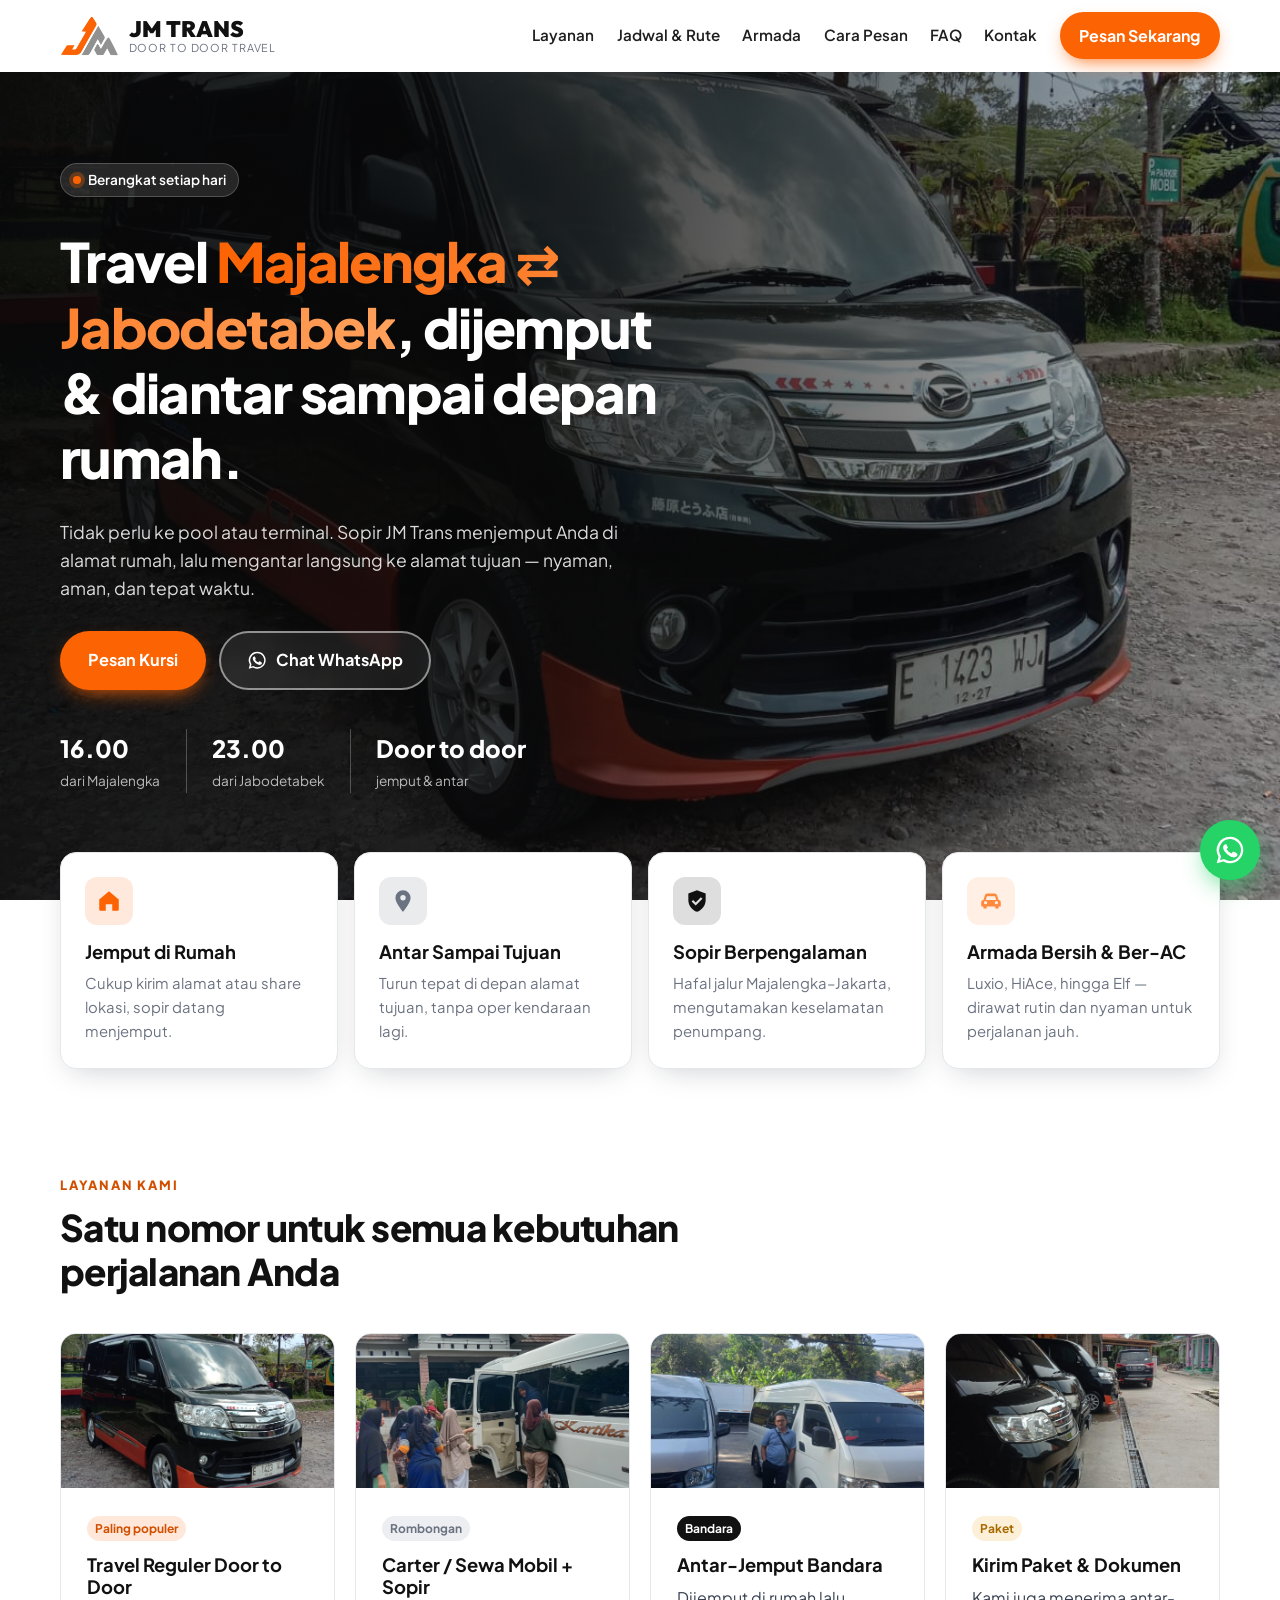
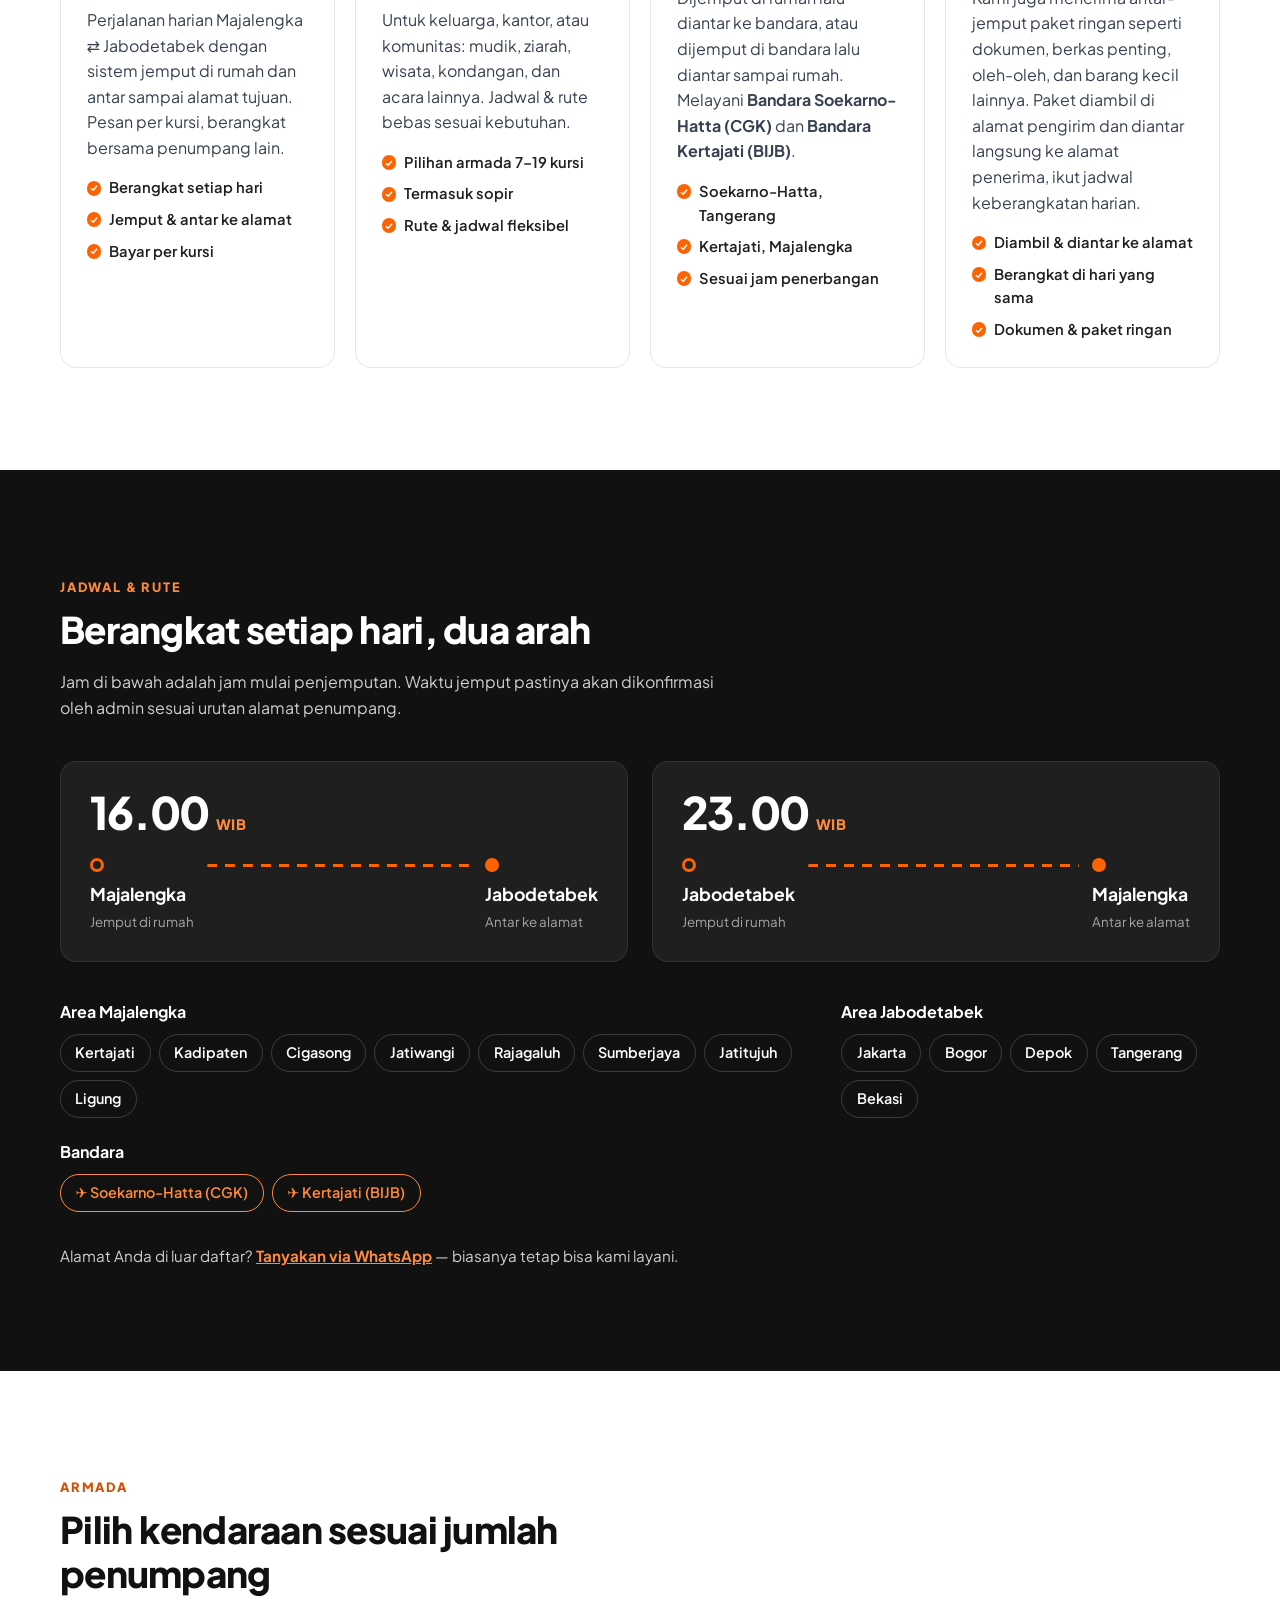
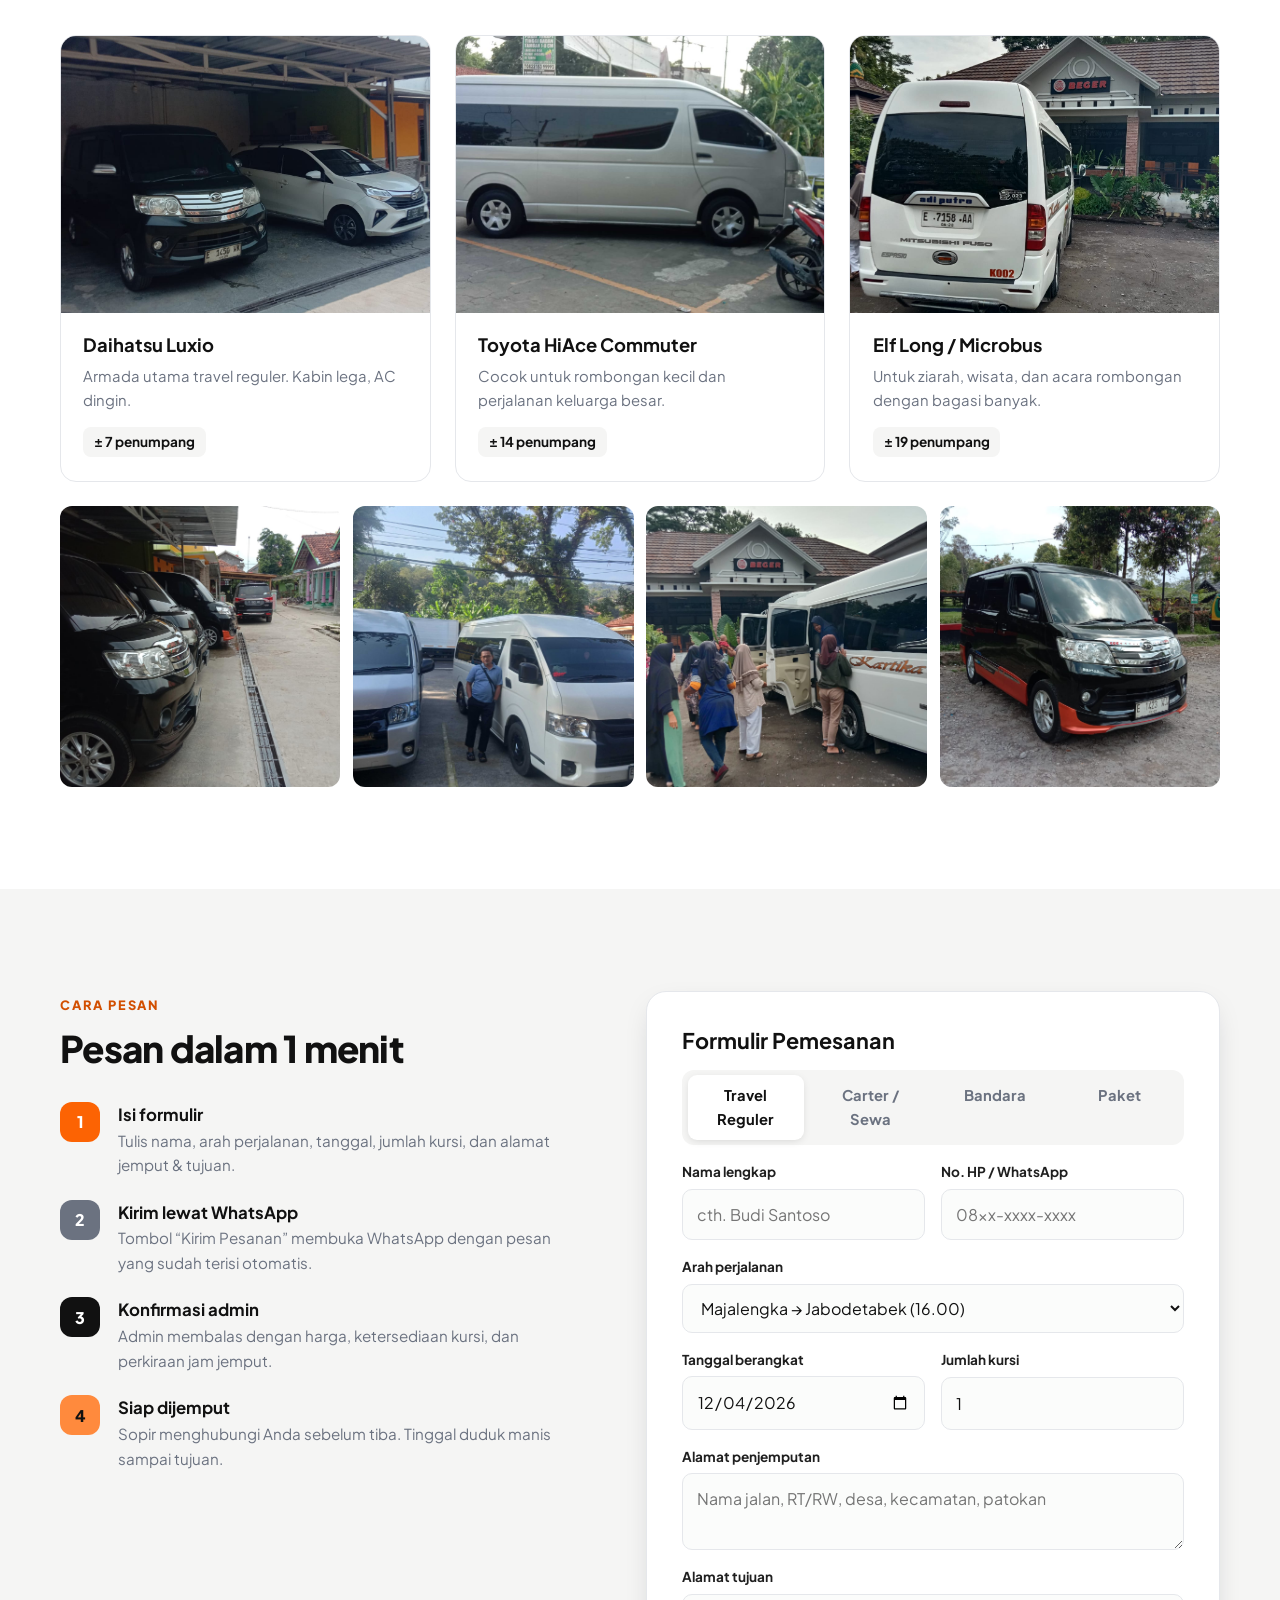
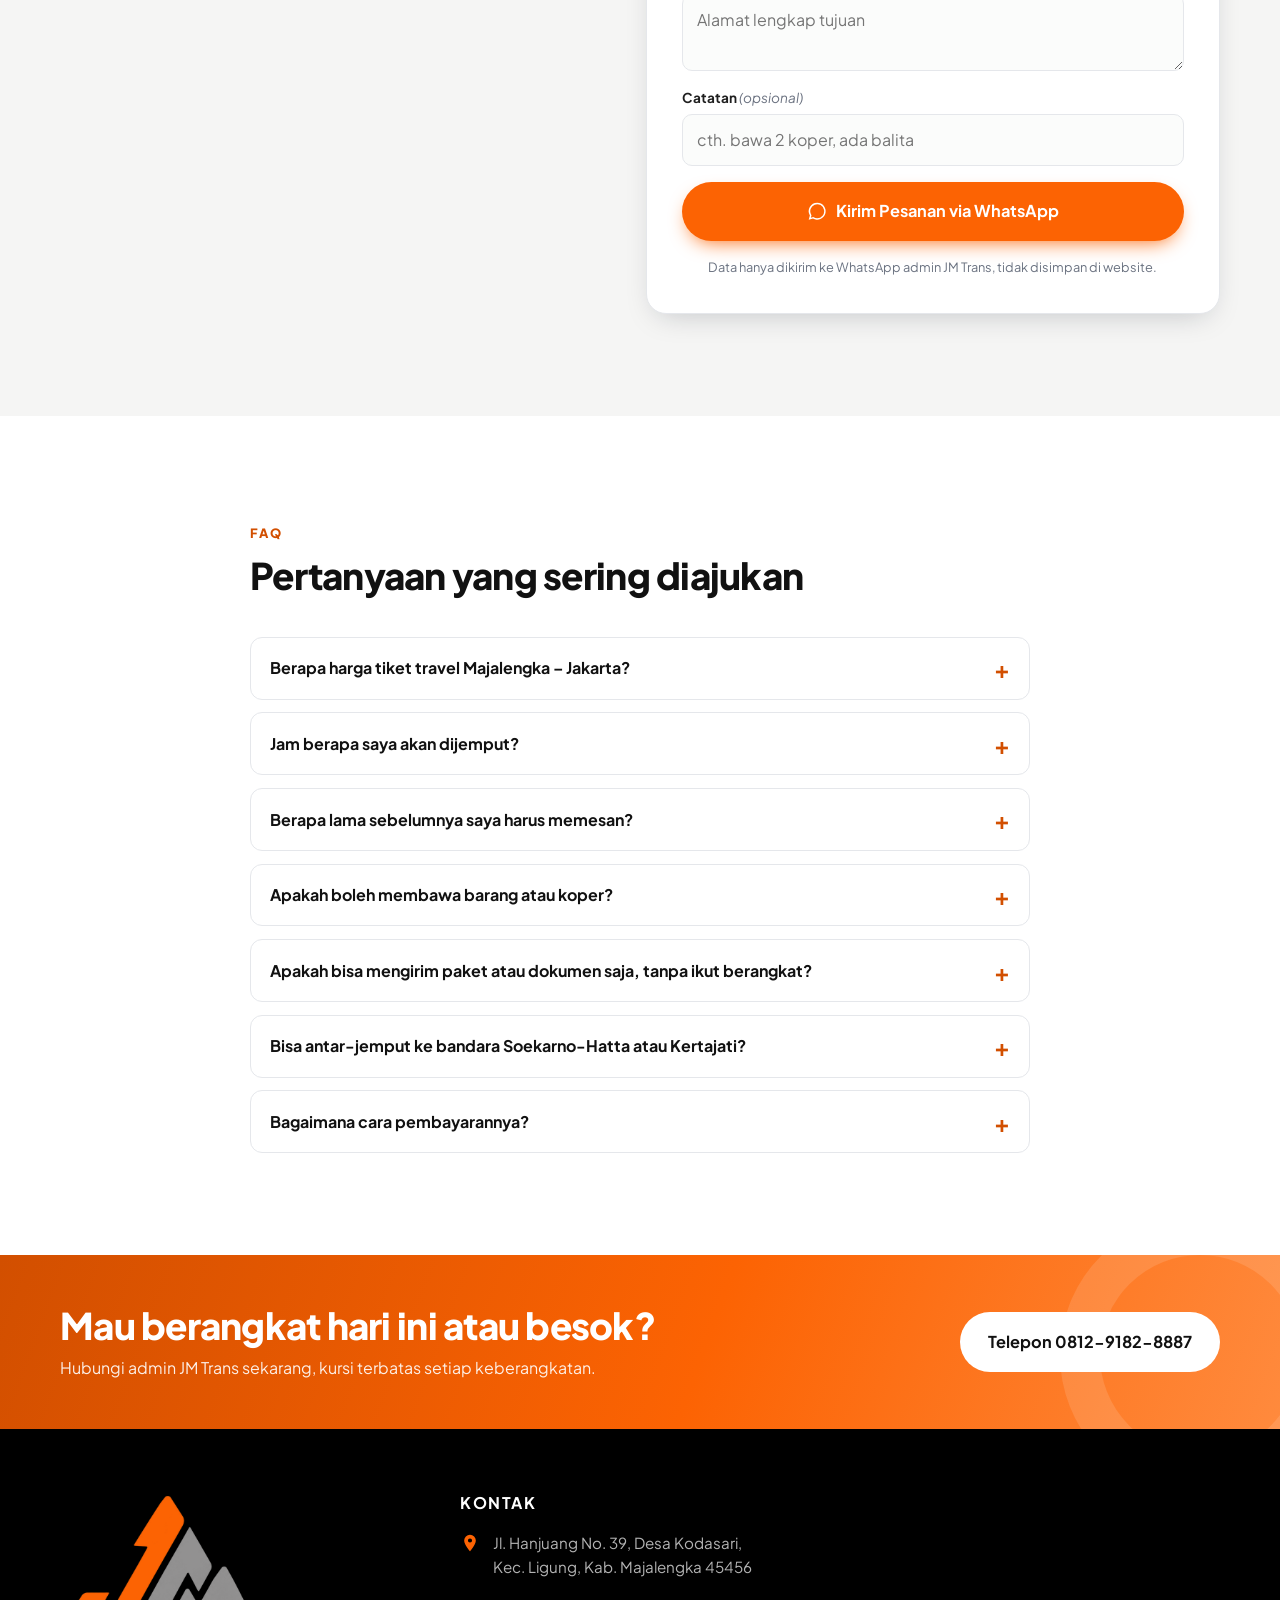
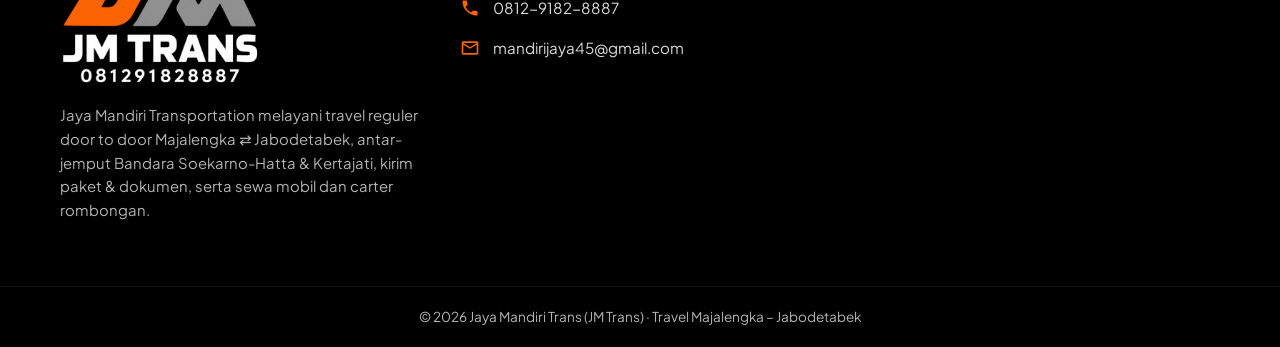
<file: index.html>
<!DOCTYPE html>
<html lang="id">
<head>
  <meta charset="UTF-8">
  <meta name="viewport" content="width=device-width, initial-scale=1.0">
  <title>JM Trans — Travel Majalengka Jabodetabek Door to Door</title>
  <meta name="description" content="JM Trans (Jaya Mandiri Transportation) — travel reguler Majalengka ⇄ Jabodetabek, dijemput dan diantar sampai depan rumah. Berangkat setiap hari. Juga antar-jemput Bandara Soekarno-Hatta & Kertajati serta kirim paket dan dokumen. Pesan via WhatsApp 0812-9182-8887.">
  <meta name="theme-color" content="#000000">
  <link rel="canonical" href="https://jmtrans.my.id/">

  <!-- Pratinjau saat link dibagikan (WhatsApp, Facebook, Telegram, dll.) -->
  <meta property="og:type" content="website">
  <meta property="og:site_name" content="JM Trans">
  <meta property="og:locale" content="id_ID">
  <meta property="og:url" content="https://jmtrans.my.id/">
  <meta property="og:title" content="JM Trans — Travel Door to Door Majalengka ⇄ Jabodetabek">
  <meta property="og:description" content="Dijemput di rumah, diantar sampai tujuan. Berangkat setiap hari: dari Majalengka 16.00, dari Jabodetabek 23.00. Pesan via WhatsApp 0812-9182-8887.">
  <meta property="og:image" content="https://jmtrans.my.id/img/og-image.jpg">
  <meta property="og:image:secure_url" content="https://jmtrans.my.id/img/og-image.jpg">
  <meta property="og:image:type" content="image/jpeg">
  <meta property="og:image:width" content="1200">
  <meta property="og:image:height" content="630">
  <meta property="og:image:alt" content="JM Trans — Travel Door to Door Majalengka ⇄ Jabodetabek, 0812-9182-8887">
  <meta name="twitter:card" content="summary_large_image">
  <meta name="twitter:title" content="JM Trans — Travel Door to Door Majalengka ⇄ Jabodetabek">
  <meta name="twitter:description" content="Dijemput di rumah, diantar sampai tujuan. Berangkat setiap hari.">
  <meta name="twitter:image" content="https://jmtrans.my.id/img/og-image.jpg">
  <link rel="icon" href="favicon.ico" sizes="32x32">
  <link rel="apple-touch-icon" href="img/apple-touch-icon.png">
  <link rel="preconnect" href="https://fonts.googleapis.com">
  <link rel="preconnect" href="https://fonts.gstatic.com" crossorigin>
  <link href="https://fonts.googleapis.com/css2?family=Outfit:wght@800;900&family=Plus+Jakarta+Sans:wght@400;500;600;700;800&display=swap" rel="stylesheet">
  <link rel="stylesheet" href="css/style.css">
</head>
<body>

  <!-- ===== HEADER ===== -->
  <header class="header" id="header">
    <div class="container header__inner">
      <a href="#beranda" class="brand" aria-label="JM Trans beranda">
        <img class="brand__mark" src="img/logo-simbol.png" alt="" width="59" height="40">
        <span class="brand__text">
          <strong>JM TRANS</strong>
          <small>Door to Door Travel</small>
        </span>
      </a>

      <nav class="nav" id="nav" aria-label="Menu utama">
        <a href="#layanan">Layanan</a>
        <a href="#jadwal">Jadwal & Rute</a>
        <a href="#armada">Armada</a>
        <a href="#cara-pesan">Cara Pesan</a>
        <a href="#faq">FAQ</a>
        <a href="#kontak">Kontak</a>
        <a href="#pesan" class="btn btn--primary nav__cta">Pesan Sekarang</a>
      </nav>

      <button class="nav-toggle" id="navToggle" aria-label="Buka menu" aria-expanded="false" aria-controls="nav">
        <span></span><span></span><span></span>
      </button>
    </div>
  </header>

  <main>
    <!-- ===== HERO ===== -->
    <section class="hero" id="beranda">
      <div class="hero__bg" aria-hidden="true"></div>
      <div class="container hero__inner">
        <div class="hero__copy">
          <span class="pill"><span class="dot"></span> Berangkat setiap hari</span>
          <h1>Travel <span class="hl">Majalengka ⇄ Jabodetabek</span>, dijemput & diantar sampai depan rumah.</h1>
          <p class="lead">Tidak perlu ke pool atau terminal. Sopir JM Trans menjemput Anda di alamat rumah, lalu mengantar langsung ke alamat tujuan — nyaman, aman, dan tepat waktu.</p>
          <div class="hero__actions">
            <a href="#pesan" class="btn btn--primary btn--lg">Pesan Kursi</a>
            <a href="https://wa.me/6281291828887?text=Halo%20JM%20Trans%2C%20saya%20mau%20tanya%20jadwal%20travel." class="btn btn--ghost btn--lg" target="_blank" rel="noopener">
              <svg class="ico" viewBox="0 0 24 24" aria-hidden="true"><path fill="currentColor" d="M12 2a10 10 0 0 0-8.6 15.1L2 22l5-1.3A10 10 0 1 0 12 2Zm0 18.2a8.2 8.2 0 0 1-4.2-1.2l-.3-.2-3 .8.8-2.9-.2-.3A8.2 8.2 0 1 1 12 20.2Zm4.5-6.1c-.2-.1-1.5-.7-1.7-.8s-.4-.1-.6.1-.7.8-.8 1-.3.2-.5.1a6.7 6.7 0 0 1-3.3-2.9c-.3-.4.3-.4.7-1.3.1-.2 0-.3 0-.4l-.8-1.8c-.2-.5-.4-.4-.6-.4h-.5a1 1 0 0 0-.7.3 3 3 0 0 0-.9 2.2 5.2 5.2 0 0 0 1.1 2.7 11.8 11.8 0 0 0 4.5 4c1.7.7 2.3.8 3.2.6a2.7 2.7 0 0 0 1.8-1.2 2.2 2.2 0 0 0 .1-1.3c0-.1-.2-.2-.4-.3Z"/></svg>
              Chat WhatsApp
            </a>
          </div>
          <ul class="hero__stats">
            <li><strong>16.00</strong><span>dari Majalengka</span></li>
            <li><strong>23.00</strong><span>dari Jabodetabek</span></li>
            <li><strong>Door to door</strong><span>jemput & antar</span></li>
          </ul>
        </div>
      </div>
    </section>

    <!-- ===== KEUNGGULAN ===== -->
    <section class="features">
      <div class="container features__grid">
        <article class="feature">
          <div class="feature__icon" style="--c:var(--primary)">
            <svg viewBox="0 0 24 24"><path d="M3 10.5 12 3l9 7.5V20a1 1 0 0 1-1 1h-5v-6H9v6H4a1 1 0 0 1-1-1Z"/></svg>
          </div>
          <h3>Jemput di Rumah</h3>
          <p>Cukup kirim alamat atau share lokasi, sopir datang menjemput.</p>
        </article>
        <article class="feature">
          <div class="feature__icon" style="--c:var(--blue)">
            <svg viewBox="0 0 24 24"><path d="M12 2a7 7 0 0 0-7 7c0 5 7 13 7 13s7-8 7-13a7 7 0 0 0-7-7Zm0 9.5A2.5 2.5 0 1 1 12 6.5a2.5 2.5 0 0 1 0 5Z"/></svg>
          </div>
          <h3>Antar Sampai Tujuan</h3>
          <p>Turun tepat di depan alamat tujuan, tanpa oper kendaraan lagi.</p>
        </article>
        <article class="feature">
          <div class="feature__icon" style="--c:var(--ink)">
            <svg viewBox="0 0 24 24"><path d="M12 2 4 5v6c0 5 3.4 9.4 8 11 4.6-1.6 8-6 8-11V5Zm-1.2 14.2L7 12.4l1.4-1.4 2.4 2.4 4.8-4.8L17 10Z"/></svg>
          </div>
          <h3>Sopir Berpengalaman</h3>
          <p>Hafal jalur Majalengka–Jakarta, mengutamakan keselamatan penumpang.</p>
        </article>
        <article class="feature">
          <div class="feature__icon" style="--c:var(--accent)">
            <svg viewBox="0 0 24 24"><path d="M5 11 6.5 6.5A2 2 0 0 1 8.4 5h7.2a2 2 0 0 1 1.9 1.5L19 11a2 2 0 0 1 2 2v4h-2v2h-3v-2H8v2H5v-2H3v-4a2 2 0 0 1 2-2Zm2 4a1.5 1.5 0 1 0 0-3 1.5 1.5 0 0 0 0 3Zm10 0a1.5 1.5 0 1 0 0-3 1.5 1.5 0 0 0 0 3ZM7.2 11h9.6l-1-3.4H8.2Z"/></svg>
          </div>
          <h3>Armada Bersih & Ber-AC</h3>
          <p>Luxio, HiAce, hingga Elf — dirawat rutin dan nyaman untuk perjalanan jauh.</p>
        </article>
      </div>
    </section>

    <!-- ===== LAYANAN ===== -->
    <section class="section" id="layanan">
      <div class="container">
        <header class="section__head">
          <span class="eyebrow">Layanan Kami</span>
          <h2>Satu nomor untuk semua kebutuhan perjalanan Anda</h2>
        </header>
        <div class="services">
          <article class="service">
            <img src="img/luxio-hero.jpg" alt="Daihatsu Luxio hitam armada travel reguler JM Trans" loading="lazy">
            <div class="service__body">
              <span class="tag tag--green">Paling populer</span>
              <h3>Travel Reguler Door to Door</h3>
              <p>Perjalanan harian Majalengka ⇄ Jabodetabek dengan sistem jemput di rumah dan antar sampai alamat tujuan. Pesan per kursi, berangkat bersama penumpang lain.</p>
              <ul class="checks">
                <li>Berangkat setiap hari</li>
                <li>Jemput & antar ke alamat</li>
                <li>Bayar per kursi</li>
              </ul>
            </div>
          </article>
          <article class="service">
            <img src="img/rombongan.jpg" alt="Rombongan penumpang naik minibus Elf JM Trans" loading="lazy">
            <div class="service__body">
              <span class="tag tag--blue">Rombongan</span>
              <h3>Carter / Sewa Mobil + Sopir</h3>
              <p>Untuk keluarga, kantor, atau komunitas: mudik, ziarah, wisata, kondangan, dan acara lainnya. Jadwal & rute bebas sesuai kebutuhan.</p>
              <ul class="checks">
                <li>Pilihan armada 7–19 kursi</li>
                <li>Termasuk sopir</li>
                <li>Rute & jadwal fleksibel</li>
              </ul>
            </div>
          </article>
          <article class="service">
            <img src="img/hiace-putih.jpg" alt="Armada HiAce JM Trans siap antar-jemput bandara" loading="lazy">
            <div class="service__body">
              <span class="tag tag--red">Bandara</span>
              <h3>Antar-Jemput Bandara</h3>
              <p>Dijemput di rumah lalu diantar ke bandara, atau dijemput di bandara lalu diantar sampai rumah. Melayani <strong>Bandara Soekarno-Hatta (CGK)</strong> dan <strong>Bandara Kertajati (BIJB)</strong>.</p>
              <ul class="checks">
                <li>Soekarno-Hatta, Tangerang</li>
                <li>Kertajati, Majalengka</li>
                <li>Sesuai jam penerbangan</li>
              </ul>
            </div>
          </article>
          <article class="service">
            <img src="img/pool-armada.jpg" alt="Armada JM Trans yang juga membawa kiriman paket" loading="lazy">
            <div class="service__body">
              <span class="tag tag--amber">Paket</span>
              <h3>Kirim Paket & Dokumen</h3>
              <p>Kami juga menerima antar-jemput paket ringan seperti dokumen, berkas penting, oleh-oleh, dan barang kecil lainnya. Paket diambil di alamat pengirim dan diantar langsung ke alamat penerima, ikut jadwal keberangkatan harian.</p>
              <ul class="checks">
                <li>Diambil & diantar ke alamat</li>
                <li>Berangkat di hari yang sama</li>
                <li>Dokumen & paket ringan</li>
              </ul>
            </div>
          </article>
        </div>
      </div>
    </section>

    <!-- ===== JADWAL & RUTE ===== -->
    <section class="section section--dark" id="jadwal">
      <div class="container">
        <header class="section__head">
          <span class="eyebrow">Jadwal & Rute</span>
          <h2>Berangkat setiap hari, dua arah</h2>
          <p>Jam di bawah adalah jam mulai penjemputan. Waktu jemput pastinya akan dikonfirmasi oleh admin sesuai urutan alamat penumpang.</p>
        </header>

        <div class="routes">
          <article class="route">
            <div class="route__time">16.00 <small>WIB</small></div>
            <div class="route__line">
              <div class="route__stop"><span class="route__dot"></span><strong>Majalengka</strong><small>Jemput di rumah</small></div>
              <div class="route__bar" aria-hidden="true"></div>
              <div class="route__stop"><span class="route__dot route__dot--end"></span><strong>Jabodetabek</strong><small>Antar ke alamat</small></div>
            </div>
          </article>
          <article class="route">
            <div class="route__time">23.00 <small>WIB</small></div>
            <div class="route__line">
              <div class="route__stop"><span class="route__dot"></span><strong>Jabodetabek</strong><small>Jemput di rumah</small></div>
              <div class="route__bar" aria-hidden="true"></div>
              <div class="route__stop"><span class="route__dot route__dot--end"></span><strong>Majalengka</strong><small>Antar ke alamat</small></div>
            </div>
          </article>
        </div>

        <div class="areas">
          <div class="area">
            <h3>Area Majalengka</h3>
            <ul class="chips">
              <li>Kertajati</li><li>Kadipaten</li><li>Cigasong</li><li>Jatiwangi</li>
              <li>Rajagaluh</li><li>Sumberjaya</li><li>Jatitujuh</li><li>Ligung</li>
            </ul>
          </div>
          <div class="area">
            <h3>Area Jabodetabek</h3>
            <ul class="chips">
              <li>Jakarta</li><li>Bogor</li><li>Depok</li><li>Tangerang</li><li>Bekasi</li>
            </ul>
          </div>
        </div>
        <div class="area area--airport">
          <h3>Bandara</h3>
          <ul class="chips">
            <li>✈ Soekarno-Hatta (CGK)</li><li>✈ Kertajati (BIJB)</li>
          </ul>
        </div>
        <p class="note">Alamat Anda di luar daftar? <a href="https://wa.me/6281291828887?text=Halo%20JM%20Trans%2C%20apakah%20alamat%20saya%20bisa%20dijemput%3F" target="_blank" rel="noopener">Tanyakan via WhatsApp</a> — biasanya tetap bisa kami layani.</p>
      </div>
    </section>

    <!-- ===== ARMADA ===== -->
    <section class="section" id="armada">
      <div class="container">
        <header class="section__head">
          <span class="eyebrow">Armada</span>
          <h2>Pilih kendaraan sesuai jumlah penumpang</h2>
        </header>

        <div class="fleet">
          <article class="car">
            <img src="img/garasi.jpg" alt="Daihatsu Luxio JM Trans di garasi" loading="lazy">
            <div class="car__body">
              <h3>Daihatsu Luxio</h3>
              <p>Armada utama travel reguler. Kabin lega, AC dingin.</p>
              <span class="car__seat">± 7 penumpang</span>
            </div>
          </article>
          <article class="car">
            <img src="img/hiace-silver.jpg" alt="Toyota HiAce Commuter silver JM Trans" loading="lazy">
            <div class="car__body">
              <h3>Toyota HiAce Commuter</h3>
              <p>Cocok untuk rombongan kecil dan perjalanan keluarga besar.</p>
              <span class="car__seat">± 14 penumpang</span>
            </div>
          </article>
          <article class="car">
            <img src="img/elf-belakang.jpg" alt="Minibus Elf putih JM Trans" loading="lazy">
            <div class="car__body">
              <h3>Elf Long / Microbus</h3>
              <p>Untuk ziarah, wisata, dan acara rombongan dengan bagasi banyak.</p>
              <span class="car__seat">± 19 penumpang</span>
            </div>
          </article>
        </div>

        <div class="gallery" id="gallery">
          <button class="gallery__item" data-full="img/pool-armada.jpg"><img src="img/pool-armada.jpg" alt="Deretan armada JM Trans di pool Ligung" loading="lazy"></button>
          <button class="gallery__item" data-full="img/hiace-putih.jpg"><img src="img/hiace-putih.jpg" alt="Dua unit HiAce JM Trans siap berangkat" loading="lazy"></button>
          <button class="gallery__item" data-full="img/rombongan.jpg"><img src="img/rombongan.jpg" alt="Penumpang rombongan naik armada JM Trans" loading="lazy"></button>
          <button class="gallery__item" data-full="img/luxio-hero.jpg"><img src="img/luxio-hero.jpg" alt="Luxio hitam oranye JM Trans" loading="lazy"></button>
        </div>
      </div>
    </section>

    <!-- ===== CARA PESAN + FORM ===== -->
    <section class="section section--soft" id="cara-pesan">
      <div class="container booking">
        <div class="booking__steps">
          <span class="eyebrow">Cara Pesan</span>
          <h2>Pesan dalam 1 menit</h2>
          <ol class="steps">
            <li>
              <strong>Isi formulir</strong>
              <span>Tulis nama, arah perjalanan, tanggal, jumlah kursi, dan alamat jemput & tujuan.</span>
            </li>
            <li>
              <strong>Kirim lewat WhatsApp</strong>
              <span>Tombol “Kirim Pesanan” membuka WhatsApp dengan pesan yang sudah terisi otomatis.</span>
            </li>
            <li>
              <strong>Konfirmasi admin</strong>
              <span>Admin membalas dengan harga, ketersediaan kursi, dan perkiraan jam jemput.</span>
            </li>
            <li>
              <strong>Siap dijemput</strong>
              <span>Sopir menghubungi Anda sebelum tiba. Tinggal duduk manis sampai tujuan.</span>
            </li>
          </ol>
        </div>

        <form class="form" id="pesan" novalidate>
          <h3>Formulir Pemesanan</h3>

          <fieldset class="form__toggle">
            <legend>Layanan</legend>
            <label><input type="radio" name="layanan" value="Travel Reguler" checked> <span>Travel Reguler</span></label>
            <label><input type="radio" name="layanan" value="Carter / Sewa Mobil"> <span>Carter / Sewa</span></label>
            <label><input type="radio" name="layanan" value="Antar-Jemput Bandara"> <span>Bandara</span></label>
            <label><input type="radio" name="layanan" value="Kirim Paket"> <span>Paket</span></label>
          </fieldset>

          <div class="form__row" data-only="Antar-Jemput Bandara">
            <label class="field">
              <span>Bandara</span>
              <select name="bandara">
                <option value="Soekarno-Hatta (CGK)">Soekarno-Hatta (CGK)</option>
                <option value="Kertajati (BIJB)">Kertajati (BIJB)</option>
              </select>
            </label>
            <label class="field">
              <span>Keperluan</span>
              <select name="arahBandara">
                <option value="Antar ke bandara">Antar ke bandara</option>
                <option value="Jemput dari bandara">Jemput dari bandara</option>
              </select>
            </label>
          </div>
          <label class="field" data-only="Antar-Jemput Bandara">
            <span>Jam & nomor penerbangan <em>(opsional)</em></span>
            <input type="text" name="penerbangan" placeholder="cth. GA 123, take off 09.30">
          </label>

          <div class="form__row">
            <label class="field">
              <span>Nama lengkap</span>
              <input type="text" name="nama" required autocomplete="name" placeholder="cth. Budi Santoso">
            </label>
            <label class="field">
              <span>No. HP / WhatsApp</span>
              <input type="tel" name="hp" required autocomplete="tel" inputmode="tel" placeholder="08xx-xxxx-xxxx">
            </label>
          </div>

          <label class="field" data-only="Travel Reguler|Kirim Paket">
            <span>Arah perjalanan</span>
            <select name="arah">
              <option value="Majalengka → Jabodetabek (16.00)">Majalengka → Jabodetabek (16.00)</option>
              <option value="Jabodetabek → Majalengka (23.00)">Jabodetabek → Majalengka (23.00)</option>
            </select>
          </label>

          <div class="form__row">
            <label class="field">
              <span>Tanggal berangkat</span>
              <input type="date" name="tanggal" required>
            </label>
            <label class="field">
              <span id="jumlahLabel">Jumlah kursi</span>
              <input type="number" name="jumlah" min="1" max="19" value="1" required>
            </label>
          </div>

          <label class="field" data-only="Kirim Paket">
            <span>Isi paket</span>
            <input type="text" name="isiPaket" placeholder="cth. dokumen, 1 dus oleh-oleh ± 3 kg">
          </label>

          <label class="field">
            <span id="jemputLabel">Alamat penjemputan</span>
            <textarea name="jemput" rows="2" required placeholder="Nama jalan, RT/RW, desa, kecamatan, patokan"></textarea>
          </label>
          <label class="field">
            <span id="tujuanLabel">Alamat tujuan</span>
            <textarea name="tujuan" rows="2" required placeholder="Alamat lengkap tujuan"></textarea>
          </label>
          <label class="field">
            <span>Catatan <em>(opsional)</em></span>
            <input type="text" name="catatan" placeholder="cth. bawa 2 koper, ada balita">
          </label>

          <p class="form__error" id="formError" role="alert" hidden></p>
          <button type="submit" class="btn btn--primary btn--lg btn--block">
            <svg class="ico" viewBox="0 0 24 24" aria-hidden="true"><path fill="currentColor" d="M12 2a10 10 0 0 0-8.6 15.1L2 22l5-1.3A10 10 0 1 0 12 2Zm0 18.2a8.2 8.2 0 0 1-4.2-1.2l-.3-.2-3 .8.8-2.9-.2-.3A8.2 8.2 0 1 1 12 20.2Z"/></svg>
            Kirim Pesanan via WhatsApp
          </button>
          <p class="form__hint">Data hanya dikirim ke WhatsApp admin JM Trans, tidak disimpan di website.</p>
        </form>
      </div>
    </section>

    <!-- ===== FAQ ===== -->
    <section class="section" id="faq">
      <div class="container container--narrow">
        <header class="section__head">
          <span class="eyebrow">FAQ</span>
          <h2>Pertanyaan yang sering diajukan</h2>
        </header>
        <div class="faq">
          <details>
            <summary>Berapa harga tiket travel Majalengka – Jakarta?</summary>
            <p>Harga tergantung titik jemput dan tujuan. Kirim pesanan atau chat WhatsApp, admin akan langsung memberi harga pasti sebelum Anda konfirmasi.</p>
          </details>
          <details>
            <summary>Jam berapa saya akan dijemput?</summary>
            <p>Penjemputan dimulai pukul 16.00 dari Majalengka dan pukul 23.00 dari Jabodetabek. Jam jemput Anda menyesuaikan urutan alamat penumpang; admin atau sopir akan mengabari sebelumnya.</p>
          </details>
          <details>
            <summary>Berapa lama sebelumnya saya harus memesan?</summary>
            <p>Sebaiknya H-1 agar kursi terjamin, terutama akhir pekan dan musim libur. Pemesanan di hari yang sama tetap bisa selama kursi masih tersedia.</p>
          </details>
          <details>
            <summary>Apakah boleh membawa barang atau koper?</summary>
            <p>Boleh. Mohon tulis jumlah dan ukuran barang di kolom catatan supaya kami bisa menyiapkan tempat bagasi.</p>
          </details>
          <details>
            <summary>Apakah bisa mengirim paket atau dokumen saja, tanpa ikut berangkat?</summary>
            <p>Bisa. Kami menerima kiriman paket ringan seperti dokumen, berkas, dan barang kecil. Paket diambil di alamat pengirim lalu diantar ke alamat penerima mengikuti jadwal keberangkatan. Pilih “Paket” di formulir dan tuliskan isi paketnya; ongkos kirim akan diinformasikan oleh admin.</p>
          </details>
          <details>
            <summary>Bisa antar-jemput ke bandara Soekarno-Hatta atau Kertajati?</summary>
            <p>Bisa. Kami melayani antar ke bandara maupun jemput dari bandara Soekarno-Hatta (CGK) dan Kertajati (BIJB), langsung dari/ke alamat rumah Anda. Pilih “Bandara” di formulir dan cantumkan jam penerbangan agar jam jemput bisa disesuaikan.</p>
          </details>
          <details>
            <summary>Bagaimana cara pembayarannya?</summary>
            <p>Detail pembayaran akan diinformasikan oleh admin saat konfirmasi pesanan.</p>
          </details>
        </div>
      </div>
    </section>

    <!-- ===== CTA ===== -->
    <section class="cta">
      <div class="container cta__inner">
        <div>
          <h2>Mau berangkat hari ini atau besok?</h2>
          <p>Hubungi admin JM Trans sekarang, kursi terbatas setiap keberangkatan.</p>
        </div>
        <a href="tel:+6281291828887" class="btn btn--light btn--lg">Telepon 0812-9182-8887</a>
      </div>
    </section>
  </main>

  <!-- ===== FOOTER / KONTAK ===== -->
  <footer class="footer" id="kontak">
    <div class="container footer__grid">
      <div>
        <img src="img/logo-jmtrans.png" alt="JM Trans 081291828887" class="footer__logo" width="200" height="192">
        <p>Jaya Mandiri Transportation melayani travel reguler door to door Majalengka ⇄ Jabodetabek, antar-jemput Bandara Soekarno-Hatta & Kertajati, kirim paket & dokumen, serta sewa mobil dan carter rombongan.</p>
      </div>
      <div>
        <h3>Kontak</h3>
        <ul class="contact">
          <li>
            <svg viewBox="0 0 24 24" aria-hidden="true"><path d="M12 2a7 7 0 0 0-7 7c0 5 7 13 7 13s7-8 7-13a7 7 0 0 0-7-7Zm0 9.5A2.5 2.5 0 1 1 12 6.5a2.5 2.5 0 0 1 0 5Z"/></svg>
            <span>Jl. Hanjuang No. 39, Desa Kodasari,<br>Kec. Ligung, Kab. Majalengka 45456</span>
          </li>
          <li>
            <svg viewBox="0 0 24 24" aria-hidden="true"><path d="M6.6 10.8a15.1 15.1 0 0 0 6.6 6.6l2.2-2.2a1 1 0 0 1 1-.2 11.4 11.4 0 0 0 3.6.6 1 1 0 0 1 1 1V20a1 1 0 0 1-1 1A17 17 0 0 1 3 4a1 1 0 0 1 1-1h3.5a1 1 0 0 1 1 1 11.4 11.4 0 0 0 .6 3.6 1 1 0 0 1-.3 1Z"/></svg>
            <a href="tel:+6281291828887">0812-9182-8887</a>
          </li>
          <li>
            <svg viewBox="0 0 24 24" aria-hidden="true"><path d="M4 4h16a2 2 0 0 1 2 2v12a2 2 0 0 1-2 2H4a2 2 0 0 1-2-2V6a2 2 0 0 1 2-2Zm8 7 8-5H4Zm0 2L4 8v10h16V8Z"/></svg>
            <a href="mailto:mandirijaya45@gmail.com">mandirijaya45@gmail.com</a>
          </li>
        </ul>
      </div>
      <div class="footer__map">
        <iframe title="Lokasi pool JM Trans di Kodasari, Ligung, Majalengka" src="https://maps.google.com/maps?q=Kodasari%2C%20Ligung%2C%20Majalengka&z=14&output=embed" loading="lazy" referrerpolicy="no-referrer-when-downgrade"></iframe>
      </div>
    </div>
    <div class="footer__bottom">
      <div class="container">© <span id="year">2026</span> Jaya Mandiri Trans (JM Trans) · Travel Majalengka – Jabodetabek</div>
    </div>
  </footer>

  <!-- Tombol WA melayang -->
  <a class="wa-float" href="https://wa.me/6281291828887?text=Halo%20JM%20Trans%2C%20saya%20mau%20pesan%20travel." target="_blank" rel="noopener" aria-label="Chat WhatsApp JM Trans">
    <svg viewBox="0 0 24 24" aria-hidden="true"><path fill="currentColor" d="M12 2a10 10 0 0 0-8.6 15.1L2 22l5-1.3A10 10 0 1 0 12 2Zm0 18.2a8.2 8.2 0 0 1-4.2-1.2l-.3-.2-3 .8.8-2.9-.2-.3A8.2 8.2 0 1 1 12 20.2Zm4.5-6.1c-.2-.1-1.5-.7-1.7-.8s-.4-.1-.6.1-.7.8-.8 1-.3.2-.5.1a6.7 6.7 0 0 1-3.3-2.9c-.3-.4.3-.4.7-1.3.1-.2 0-.3 0-.4l-.8-1.8c-.2-.5-.4-.4-.6-.4h-.5a1 1 0 0 0-.7.3 3 3 0 0 0-.9 2.2 5.2 5.2 0 0 0 1.1 2.7 11.8 11.8 0 0 0 4.5 4c1.7.7 2.3.8 3.2.6a2.7 2.7 0 0 0 1.8-1.2 2.2 2.2 0 0 0 .1-1.3c0-.1-.2-.2-.4-.3Z"/></svg>
  </a>

  <!-- Lightbox galeri -->
  <div class="lightbox" id="lightbox" hidden>
    <button class="lightbox__close" aria-label="Tutup">×</button>
    <img alt="">
  </div>

  <script src="js/main.js"></script>
</body>
</html>
</file>
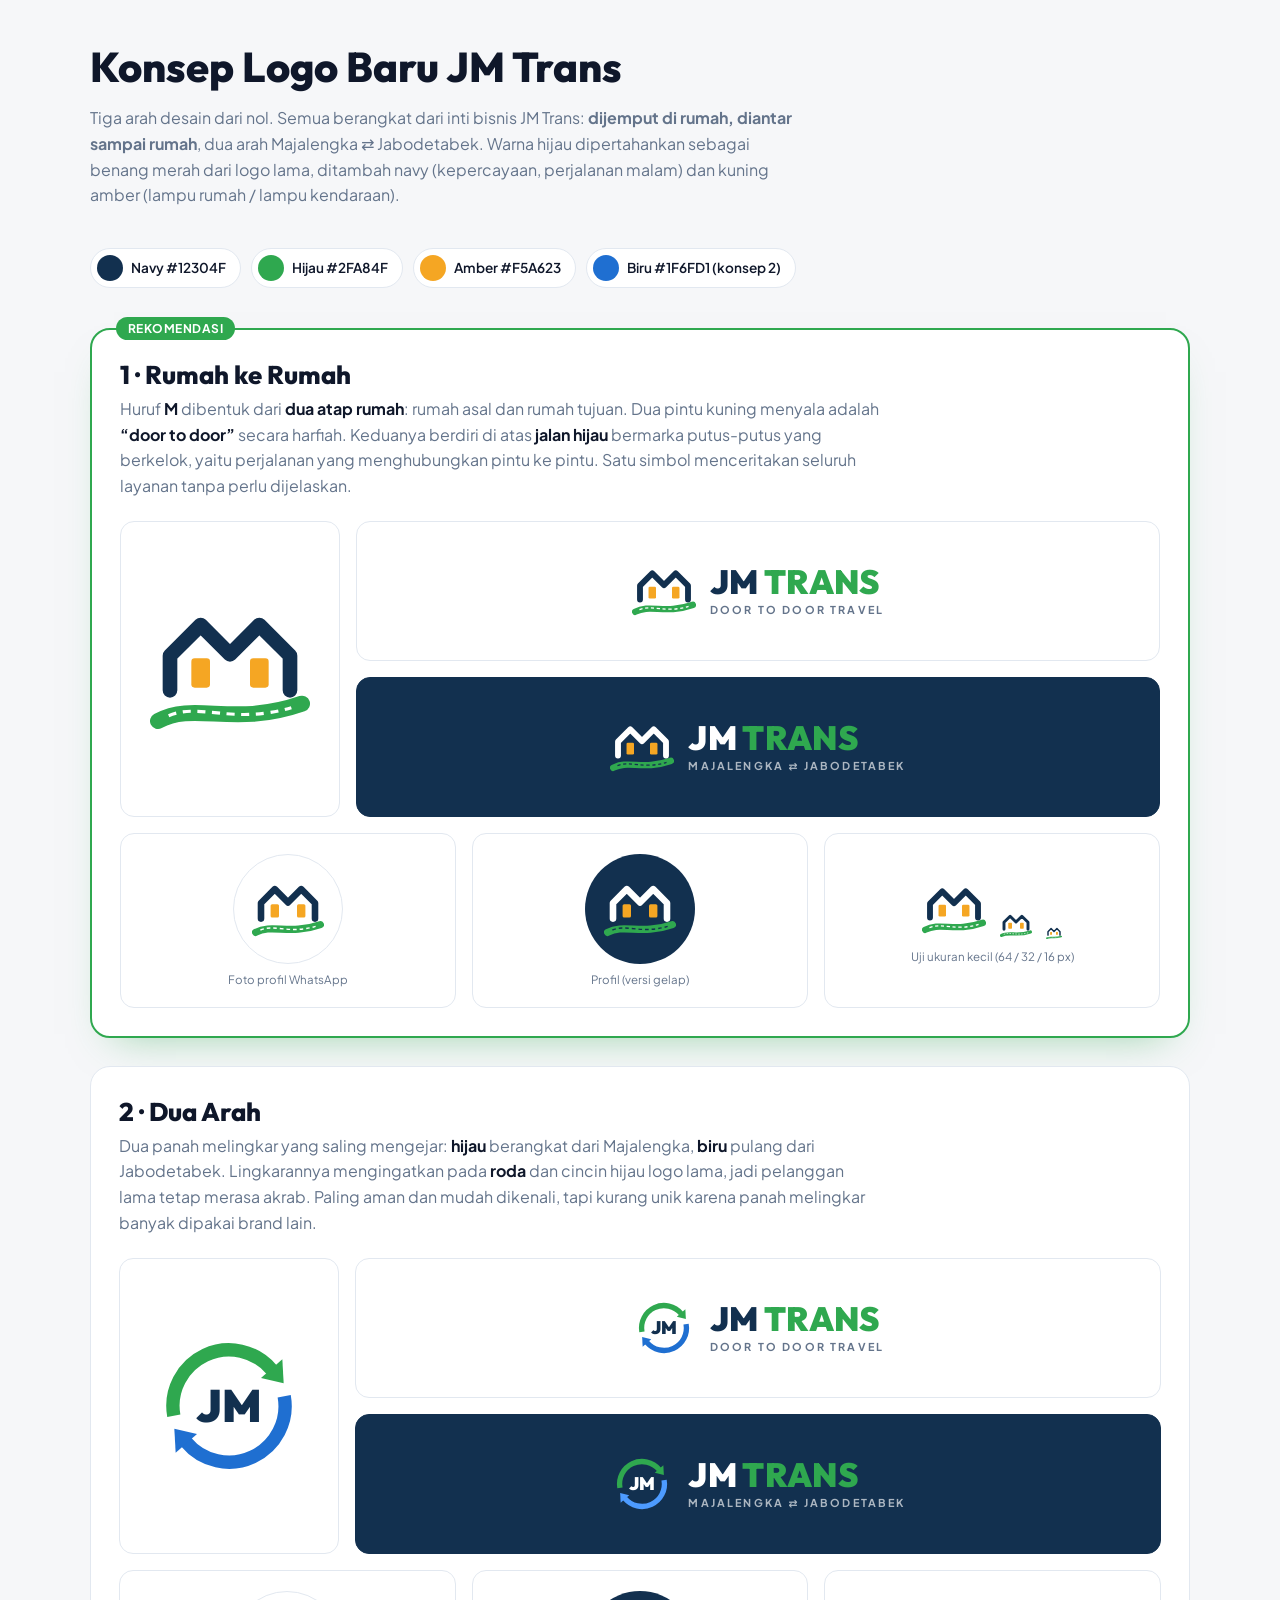
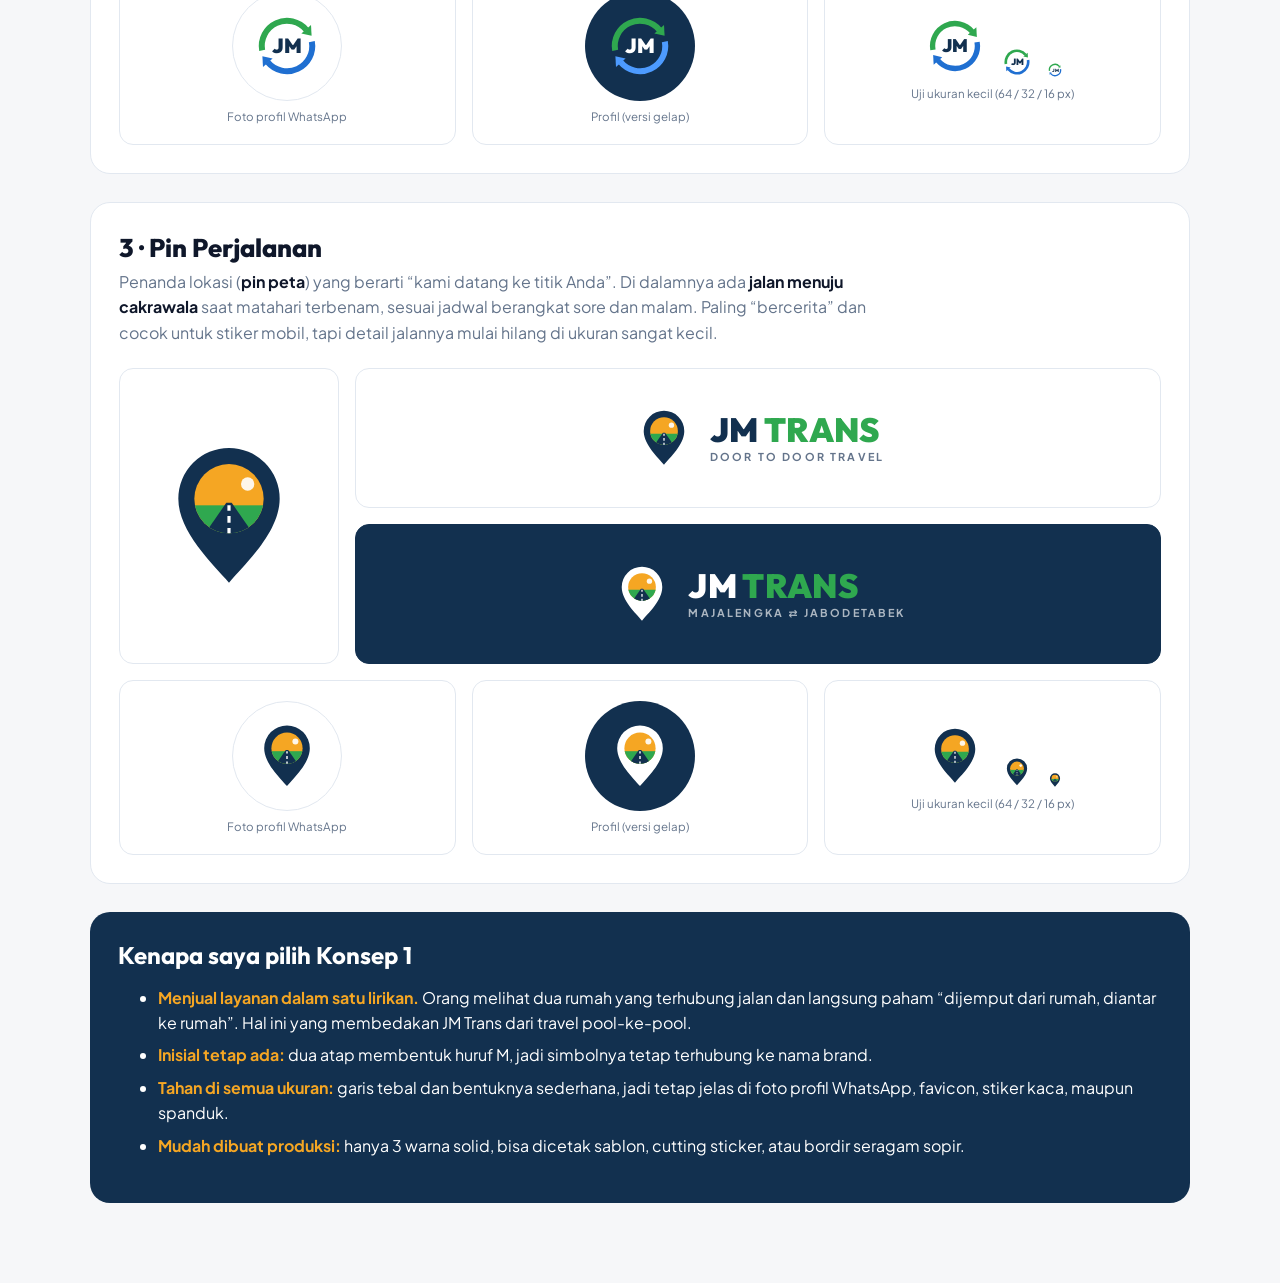
<file: brand/konsep-logo.html>
<!DOCTYPE html>
<html lang="id">
<head>
<meta charset="UTF-8">
<meta name="viewport" content="width=device-width, initial-scale=1">
<title>Konsep Logo JM Trans</title>
<link href="https://fonts.googleapis.com/css2?family=Outfit:wght@500;700;800;900&family=Plus+Jakarta+Sans:wght@400;600;700&display=swap" rel="stylesheet">
<style>
  :root { --navy:#12304f; --green:#2fa84f; --amber:#f5a623; --blue:#1f6fd1; --ink:#0f172a; --muted:#64748b; --line:#e2e8f0; }
  * { box-sizing: border-box; }
  body { margin:0; font-family:"Plus Jakarta Sans",system-ui,sans-serif; background:#f6f7f9; color:var(--ink); }
  .wrap { width:min(1100px,100% - 32px); margin:0 auto; padding:40px 0 80px; }
  h1 { font-family:Outfit; font-weight:800; font-size:clamp(1.8rem,4vw,2.6rem); margin:0 0 .3em; }
  .intro { color:var(--muted); max-width:720px; margin:0 0 2.5rem; line-height:1.6; }
  .palette { display:flex; flex-wrap:wrap; gap:10px; margin-bottom:2.5rem; }
  .sw { display:flex; align-items:center; gap:8px; background:#fff; border:1px solid var(--line); border-radius:999px; padding:6px 14px 6px 6px; font-size:.85rem; font-weight:600; }
  .sw i { width:26px; height:26px; border-radius:50%; display:block; }

  .concept { background:#fff; border:1px solid var(--line); border-radius:20px; padding:28px; margin-bottom:28px; position:relative; }
  .concept.rec { border:2px solid var(--green); box-shadow:0 20px 40px -24px rgba(47,168,79,.5); }
  .badge { position:absolute; top:-13px; left:24px; background:var(--green); color:#fff; font-size:.75rem; font-weight:700; padding:4px 12px; border-radius:999px; letter-spacing:.04em; }
  .concept h2 { font-family:Outfit; font-weight:800; margin:0 0 .2em; font-size:1.6rem; }
  .concept .idea { color:var(--muted); line-height:1.6; margin:0 0 1.4rem; max-width:760px; }
  .concept .idea b { color:var(--ink); }

  .show { display:grid; grid-template-columns: 220px 1fr; gap:16px; }
  .tile { border-radius:14px; border:1px solid var(--line); display:grid; place-items:center; padding:20px; min-height:140px; }
  .tile--mark { grid-row: span 2; }
  .tile--mark svg { width:160px; height:160px; }
  .tile--dark { background:var(--navy); border-color:var(--navy); }
  .row3 { display:grid; grid-template-columns: 1fr 1fr 1fr; gap:16px; grid-column: 1 / -1; }
  .lockup { display:flex; align-items:center; gap:14px; }
  .lockup svg { width:64px; height:64px; flex:none; }
  .wm { line-height:1; }
  .wm b { font-family:Outfit; font-weight:900; font-size:2.1rem; letter-spacing:.01em; color:var(--navy); display:block; }
  .wm b span { color:var(--green); }
  .wm small { display:block; margin-top:6px; font-size:.68rem; letter-spacing:.2em; text-transform:uppercase; color:var(--muted); font-weight:700; }
  .tile--dark .wm b { color:#fff; }
  .tile--dark .wm small { color:rgba(255,255,255,.65); }
  .avatar { width:110px; height:110px; border-radius:50%; display:grid; place-items:center; }
  .avatar svg { width:72px; height:72px; }
  .cap { font-size:.72rem; color:var(--muted); margin-top:8px; text-align:center; }
  .favs { display:flex; align-items:flex-end; gap:14px; }
  .favs svg { display:block; }
  .tilebox { display:flex; flex-direction:column; align-items:center; }

  .verdict { background:var(--navy); color:#fff; border-radius:20px; padding:28px; }
  .verdict h2 { font-family:Outfit; margin:0 0 .5em; }
  .verdict li { margin-bottom:.5em; line-height:1.55; }
  .verdict b { color:var(--amber); }

  @media (max-width:760px) {
    .show { grid-template-columns:1fr; }
    .tile--mark { grid-row:auto; }
    .row3 { grid-template-columns:1fr; }
    .wm b { font-size:1.7rem; }
  }
</style>
</head>
<body>

<!-- ============ SIMBOL LOGO ============ -->
<svg width="0" height="0" style="position:absolute" aria-hidden="true">
  <defs>
    <!-- KONSEP 1: Rumah ke Rumah -->
    <symbol id="m1" viewBox="0 0 120 120">
      <path d="M6 99 C34 84 62 104 114 86" fill="none" stroke="#2fa84f" stroke-width="12" stroke-linecap="round"/>
      <path d="M14 95 C38 85 62 102 106 89" fill="none" stroke="#fff" stroke-width="2.4" stroke-dasharray="6 5"/>
      <path d="M15 76 V50 L38 27 L60 49 L82 27 L105 50 V76" fill="none" stroke="#12304f" stroke-width="11" stroke-linejoin="round" stroke-linecap="round"/>
      <rect x="31" y="52" width="14" height="22" rx="2.5" fill="#f5a623"/>
      <rect x="75" y="52" width="14" height="22" rx="2.5" fill="#f5a623"/>
    </symbol>
    <!-- versi untuk latar gelap -->
    <symbol id="m1d" viewBox="0 0 120 120">
      <path d="M6 99 C34 84 62 104 114 86" fill="none" stroke="#2fa84f" stroke-width="12" stroke-linecap="round"/>
      <path d="M14 95 C38 85 62 102 106 89" fill="none" stroke="#12304f" stroke-width="2.4" stroke-dasharray="6 5"/>
      <path d="M15 76 V50 L38 27 L60 49 L82 27 L105 50 V76" fill="none" stroke="#fff" stroke-width="11" stroke-linejoin="round" stroke-linecap="round"/>
      <rect x="31" y="52" width="14" height="22" rx="2.5" fill="#f5a623"/>
      <rect x="75" y="52" width="14" height="22" rx="2.5" fill="#f5a623"/>
    </symbol>

    <!-- KONSEP 2: Dua Arah -->
    <symbol id="m2" viewBox="0 0 120 120">
      <g>
        <path d="M18.6 67.3 A42 42 0 0 1 92.2 33" fill="none" stroke="#2fa84f" stroke-width="10"/>
        <polygon points="101,43 100,25 84,39" fill="#2fa84f"/>
      </g>
      <g transform="rotate(180 60 60)">
        <path d="M18.6 67.3 A42 42 0 0 1 92.2 33" fill="none" stroke="#1f6fd1" stroke-width="10"/>
        <polygon points="101,43 100,25 84,39" fill="#1f6fd1"/>
      </g>
      <text x="60" y="72" text-anchor="middle" font-family="Outfit" font-weight="900" font-size="34" fill="#12304f">JM</text>
    </symbol>
    <symbol id="m2d" viewBox="0 0 120 120">
      <path d="M18.6 67.3 A42 42 0 0 1 92.2 33" fill="none" stroke="#2fa84f" stroke-width="10"/>
      <polygon points="101,43 100,25 84,39" fill="#2fa84f"/>
      <g transform="rotate(180 60 60)">
        <path d="M18.6 67.3 A42 42 0 0 1 92.2 33" fill="none" stroke="#4d9bff" stroke-width="10"/>
        <polygon points="101,43 100,25 84,39" fill="#4d9bff"/>
      </g>
      <text x="60" y="72" text-anchor="middle" font-family="Outfit" font-weight="900" font-size="34" fill="#fff">JM</text>
    </symbol>

    <!-- KONSEP 3: Pin Perjalanan -->
    <clipPath id="disc"><circle cx="60" cy="47" r="26"/></clipPath>
    <symbol id="m3" viewBox="0 0 120 120">
      <path d="M60 110 C48 96 22 72 22 47 A38 38 0 0 1 98 47 C98 72 72 96 60 110Z" fill="#12304f"/>
      <circle cx="60" cy="47" r="26" fill="#f5a623"/>
      <g clip-path="url(#disc)">
        <rect x="30" y="52" width="60" height="30" fill="#2fa84f"/>
        <polygon points="40,76 80,76 62,50 58,50" fill="#12304f"/>
        <path d="M60 74 V52" stroke="#fff" stroke-width="2.4" stroke-dasharray="5 4"/>
      </g>
      <circle cx="74" cy="36" r="5" fill="#fff" opacity=".9"/>
    </symbol>
    <symbol id="m3d" viewBox="0 0 120 120">
      <path d="M60 110 C48 96 22 72 22 47 A38 38 0 0 1 98 47 C98 72 72 96 60 110Z" fill="#fff"/>
      <circle cx="60" cy="47" r="26" fill="#f5a623"/>
      <g clip-path="url(#disc)">
        <rect x="30" y="52" width="60" height="30" fill="#2fa84f"/>
        <polygon points="40,76 80,76 62,50 58,50" fill="#12304f"/>
        <path d="M60 74 V52" stroke="#fff" stroke-width="2.4" stroke-dasharray="5 4"/>
      </g>
      <circle cx="74" cy="36" r="5" fill="#fff" opacity=".9"/>
    </symbol>
  </defs>
</svg>

<div class="wrap">
  <h1>Konsep Logo Baru JM Trans</h1>
  <p class="intro">Tiga arah desain dari nol. Semua berangkat dari inti bisnis JM Trans: <b>dijemput di rumah, diantar sampai rumah</b>, dua arah Majalengka ⇄ Jabodetabek. Warna hijau dipertahankan sebagai benang merah dari logo lama, ditambah navy (kepercayaan, perjalanan malam) dan kuning amber (lampu rumah / lampu kendaraan).</p>

  <div class="palette">
    <span class="sw"><i style="background:#12304f"></i>Navy #12304F</span>
    <span class="sw"><i style="background:#2fa84f"></i>Hijau #2FA84F</span>
    <span class="sw"><i style="background:#f5a623"></i>Amber #F5A623</span>
    <span class="sw"><i style="background:#1f6fd1"></i>Biru #1F6FD1 (konsep 2)</span>
  </div>

  <!-- KONSEP 1 -->
  <section class="concept rec">
    <span class="badge">REKOMENDASI</span>
    <h2>1 · Rumah ke Rumah</h2>
    <p class="idea">Huruf <b>M</b> dibentuk dari <b>dua atap rumah</b>: rumah asal dan rumah tujuan. Dua pintu kuning menyala adalah <b>“door to door”</b> secara harfiah. Keduanya berdiri di atas <b>jalan hijau</b> bermarka putus-putus yang berkelok, yaitu perjalanan yang menghubungkan pintu ke pintu. Satu simbol menceritakan seluruh layanan tanpa perlu dijelaskan.</p>
    <div class="show">
      <div class="tile tile--mark"><svg><use href="#m1"/></svg></div>
      <div class="tile"><div class="lockup"><svg><use href="#m1"/></svg><div class="wm"><b>JM <span>TRANS</span></b><small>Door to Door Travel</small></div></div></div>
      <div class="tile tile--dark"><div class="lockup"><svg><use href="#m1d"/></svg><div class="wm"><b>JM <span>TRANS</span></b><small>Majalengka ⇄ Jabodetabek</small></div></div></div>
      <div class="row3">
        <div class="tile"><div class="tilebox"><div class="avatar" style="background:#fff;border:1px solid var(--line)"><svg><use href="#m1"/></svg></div><div class="cap">Foto profil WhatsApp</div></div></div>
        <div class="tile"><div class="tilebox"><div class="avatar" style="background:var(--navy)"><svg><use href="#m1d"/></svg></div><div class="cap">Profil (versi gelap)</div></div></div>
        <div class="tile"><div class="tilebox"><div class="favs"><svg width="64" height="64"><use href="#m1"/></svg><svg width="32" height="32"><use href="#m1"/></svg><svg width="16" height="16"><use href="#m1"/></svg></div><div class="cap">Uji ukuran kecil (64 / 32 / 16 px)</div></div></div>
      </div>
    </div>
  </section>

  <!-- KONSEP 2 -->
  <section class="concept">
    <h2>2 · Dua Arah</h2>
    <p class="idea">Dua panah melingkar yang saling mengejar: <b>hijau</b> berangkat dari Majalengka, <b>biru</b> pulang dari Jabodetabek. Lingkarannya mengingatkan pada <b>roda</b> dan cincin hijau logo lama, jadi pelanggan lama tetap merasa akrab. Paling aman dan mudah dikenali, tapi kurang unik karena panah melingkar banyak dipakai brand lain.</p>
    <div class="show">
      <div class="tile tile--mark"><svg><use href="#m2"/></svg></div>
      <div class="tile"><div class="lockup"><svg><use href="#m2"/></svg><div class="wm"><b>JM <span>TRANS</span></b><small>Door to Door Travel</small></div></div></div>
      <div class="tile tile--dark"><div class="lockup"><svg><use href="#m2d"/></svg><div class="wm"><b>JM <span>TRANS</span></b><small>Majalengka ⇄ Jabodetabek</small></div></div></div>
      <div class="row3">
        <div class="tile"><div class="tilebox"><div class="avatar" style="background:#fff;border:1px solid var(--line)"><svg><use href="#m2"/></svg></div><div class="cap">Foto profil WhatsApp</div></div></div>
        <div class="tile"><div class="tilebox"><div class="avatar" style="background:var(--navy)"><svg><use href="#m2d"/></svg></div><div class="cap">Profil (versi gelap)</div></div></div>
        <div class="tile"><div class="tilebox"><div class="favs"><svg width="64" height="64"><use href="#m2"/></svg><svg width="32" height="32"><use href="#m2"/></svg><svg width="16" height="16"><use href="#m2"/></svg></div><div class="cap">Uji ukuran kecil (64 / 32 / 16 px)</div></div></div>
      </div>
    </div>
  </section>

  <!-- KONSEP 3 -->
  <section class="concept">
    <h2>3 · Pin Perjalanan</h2>
    <p class="idea">Penanda lokasi (<b>pin peta</b>) yang berarti “kami datang ke titik Anda”. Di dalamnya ada <b>jalan menuju cakrawala</b> saat matahari terbenam, sesuai jadwal berangkat sore dan malam. Paling “bercerita” dan cocok untuk stiker mobil, tapi detail jalannya mulai hilang di ukuran sangat kecil.</p>
    <div class="show">
      <div class="tile tile--mark"><svg><use href="#m3"/></svg></div>
      <div class="tile"><div class="lockup"><svg><use href="#m3"/></svg><div class="wm"><b>JM <span>TRANS</span></b><small>Door to Door Travel</small></div></div></div>
      <div class="tile tile--dark"><div class="lockup"><svg><use href="#m3d"/></svg><div class="wm"><b>JM <span>TRANS</span></b><small>Majalengka ⇄ Jabodetabek</small></div></div></div>
      <div class="row3">
        <div class="tile"><div class="tilebox"><div class="avatar" style="background:#fff;border:1px solid var(--line)"><svg><use href="#m3"/></svg></div><div class="cap">Foto profil WhatsApp</div></div></div>
        <div class="tile"><div class="tilebox"><div class="avatar" style="background:var(--navy)"><svg><use href="#m3d"/></svg></div><div class="cap">Profil (versi gelap)</div></div></div>
        <div class="tile"><div class="tilebox"><div class="favs"><svg width="64" height="64"><use href="#m3"/></svg><svg width="32" height="32"><use href="#m3"/></svg><svg width="16" height="16"><use href="#m3"/></svg></div><div class="cap">Uji ukuran kecil (64 / 32 / 16 px)</div></div></div>
      </div>
    </div>
  </section>

  <section class="verdict">
    <h2>Kenapa saya pilih Konsep 1</h2>
    <ul>
      <li><b>Menjual layanan dalam satu lirikan.</b> Orang melihat dua rumah yang terhubung jalan dan langsung paham “dijemput dari rumah, diantar ke rumah”. Hal ini yang membedakan JM Trans dari travel pool-ke-pool.</li>
      <li><b>Inisial tetap ada:</b> dua atap membentuk huruf M, jadi simbolnya tetap terhubung ke nama brand.</li>
      <li><b>Tahan di semua ukuran:</b> garis tebal dan bentuknya sederhana, jadi tetap jelas di foto profil WhatsApp, favicon, stiker kaca, maupun spanduk.</li>
      <li><b>Mudah dibuat produksi:</b> hanya 3 warna solid, bisa dicetak sablon, cutting sticker, atau bordir seragam sopir.</li>
    </ul>
  </section>
</div>
</body>
</html>
</file>
<file: css/style.css>
/* =========================================================
   JM Trans — Jaya Mandiri Transportation
   Warna diambil dari logo: oranye, abu-abu, hitam
   ========================================================= */
:root {
  --primary: #fc6303;
  --primary-dark: #d24f00;
  --blue: #6b7280;
  --red: #d62b23;
  --accent: #ff8a3d;
  --ink: #111111;
  --ink-2: #1f1f1f;
  --text: #374151;
  --muted: #6b7280;
  --line: #e5e7eb;
  --soft: #f5f5f4;
  --white: #fff;
  --radius: 16px;
  --shadow: 0 10px 30px -12px rgba(17, 24, 39, .25);
  --header-h: 72px;
}

*, *::before, *::after { box-sizing: border-box; }
html { scroll-behavior: smooth; scroll-padding-top: var(--header-h); }
body {
  margin: 0;
  font-family: "Plus Jakarta Sans", system-ui, -apple-system, "Segoe UI", sans-serif;
  color: var(--text);
  background: var(--white);
  line-height: 1.6;
  -webkit-font-smoothing: antialiased;
}
img { max-width: 100%; display: block; }
a { color: var(--primary-dark); }
h1, h2, h3 { color: var(--ink); line-height: 1.2; margin: 0 0 .5em; }
h2 { font-size: clamp(1.6rem, 3.2vw, 2.3rem); font-weight: 800; letter-spacing: -.02em; }
h3 { font-size: 1.15rem; font-weight: 700; }
p { margin: 0 0 1em; }

.container { width: min(1160px, 100% - 32px); margin-inline: auto; }
.container--narrow { width: min(780px, 100% - 32px); }

/* ---------- Buttons ---------- */
.btn {
  display: inline-flex; align-items: center; justify-content: center; gap: .5em;
  padding: .7em 1.2em; border-radius: 999px; border: 2px solid transparent;
  font: inherit; font-weight: 700; text-decoration: none; cursor: pointer;
  transition: transform .15s, background .2s, box-shadow .2s;
}
.btn:hover { transform: translateY(-1px); }
.btn--lg { padding: .9em 1.6em; font-size: 1.02rem; }
.btn--block { width: 100%; }
.btn--primary { background: var(--primary); color: var(--white); box-shadow: 0 8px 20px -8px var(--primary); }
.btn--primary:hover { background: var(--primary-dark); }
.btn--ghost { color: var(--white); border-color: rgba(255,255,255,.5); background: rgba(255,255,255,.08); backdrop-filter: blur(4px); }
.btn--ghost:hover { background: rgba(255,255,255,.18); }
.btn--light { background: var(--white); color: var(--ink); }
.ico { width: 1.25em; height: 1.25em; flex: none; }

/* ---------- Header ---------- */
.header {
  position: sticky; top: 0; z-index: 50; height: var(--header-h);
  background: rgba(255,255,255,.92); backdrop-filter: blur(10px);
  border-bottom: 1px solid transparent; transition: border-color .2s, box-shadow .2s;
}
.header.is-scrolled { border-color: var(--line); box-shadow: 0 4px 20px -12px rgba(0,0,0,.2); }
.header__inner { height: 100%; display: flex; align-items: center; justify-content: space-between; gap: 1rem; }
.brand { display: flex; align-items: center; gap: .6rem; text-decoration: none; }
.brand__mark { width: 59px; height: 40px; }
.brand__text { display: flex; flex-direction: column; line-height: 1.1; }
.brand__text strong { font-family: "Outfit", sans-serif; color: var(--ink); font-size: 1.4rem; font-weight: 900; letter-spacing: .01em; }
.brand__text small { color: var(--muted); font-size: .68rem; letter-spacing: .08em; text-transform: uppercase; }

.nav { display: flex; align-items: center; gap: 1.4rem; }
.nav a:not(.btn) { color: var(--ink-2); text-decoration: none; font-weight: 600; font-size: .95rem; }
.nav a:not(.btn):hover { color: var(--primary-dark); }
.nav__cta { padding: .55em 1.1em; }

.nav-toggle { display: none; width: 44px; height: 44px; border: 0; background: none; cursor: pointer; padding: 10px; }
.nav-toggle span { display: block; height: 2px; background: var(--ink); margin: 5px 0; border-radius: 2px; transition: transform .25s, opacity .2s; }
.nav-toggle[aria-expanded="true"] span:nth-child(1) { transform: translateY(7px) rotate(45deg); }
.nav-toggle[aria-expanded="true"] span:nth-child(2) { opacity: 0; }
.nav-toggle[aria-expanded="true"] span:nth-child(3) { transform: translateY(-7px) rotate(-45deg); }

/* ---------- Hero ---------- */
.hero { position: relative; color: var(--white); min-height: calc(100vh - var(--header-h)); min-height: calc(100svh - var(--header-h)); display: grid; align-items: center; overflow: hidden; isolation: isolate; }
.hero__bg {
  position: absolute; inset: 0; z-index: -1;
  background:
    linear-gradient(100deg, rgba(8,8,8,.92) 0%, rgba(8,8,8,.75) 45%, rgba(8,8,8,.15) 100%),
    url("../img/luxio-hero.jpg") center 60% / cover no-repeat;
}
.hero__inner { padding-block: 4rem 5rem; }
.hero__copy { max-width: 640px; }
.hero h1 { color: var(--white); font-size: clamp(2rem, 5vw, 3.4rem); font-weight: 800; letter-spacing: -.03em; margin: .6em 0 .5em; }
.hl { background: linear-gradient(90deg, var(--primary), #ffa15c); -webkit-background-clip: text; background-clip: text; color: transparent; }
.lead { font-size: 1.1rem; color: rgba(255,255,255,.85); max-width: 560px; }
.pill { display: inline-flex; align-items: center; gap: .5em; padding: .35em .9em; border-radius: 999px; background: rgba(255,255,255,.12); border: 1px solid rgba(255,255,255,.2); font-size: .85rem; font-weight: 600; }
.dot { width: 8px; height: 8px; border-radius: 50%; background: var(--primary); box-shadow: 0 0 0 4px rgba(252,99,3,.3); animation: pulse 2s infinite; }
@keyframes pulse { 50% { box-shadow: 0 0 0 8px rgba(252,99,3,0); } }
.hero__actions { display: flex; flex-wrap: wrap; gap: .8rem; margin: 1.8rem 0 2.4rem; }
.hero__stats { list-style: none; padding: 0; margin: 0; display: flex; flex-wrap: wrap; gap: 0; }
.hero__stats li { padding: 0 1.6rem; border-left: 1px solid rgba(255,255,255,.25); }
.hero__stats li:first-child { padding-left: 0; border-left: 0; }
.hero__stats strong { display: block; font-size: 1.5rem; font-weight: 800; }
.hero__stats span { font-size: .85rem; color: rgba(255,255,255,.7); }

/* ---------- Features ---------- */
.features { margin-top: -3rem; position: relative; z-index: 2; }
.features__grid { display: grid; grid-template-columns: repeat(4, 1fr); gap: 1rem; }
.feature { background: var(--white); border-radius: var(--radius); padding: 1.5rem; box-shadow: var(--shadow); border: 1px solid var(--line); }
.feature__icon { width: 48px; height: 48px; border-radius: 12px; display: grid; place-items: center; background: color-mix(in srgb, var(--c) 14%, white); margin-bottom: 1rem; }
.feature__icon svg { width: 26px; height: 26px; fill: var(--c); }
.feature p { font-size: .93rem; color: var(--muted); margin: 0; }

/* ---------- Section ---------- */
.section { padding-block: clamp(4rem, 8vw, 6.5rem); }
.section--soft { background: var(--soft); }
.section--dark { background: var(--ink); color: rgba(255,255,255,.8); }
.section--dark h2, .section--dark h3 { color: var(--white); }
.section__head { max-width: 680px; margin-bottom: 2.5rem; }
.eyebrow { display: inline-block; font-size: .8rem; font-weight: 800; letter-spacing: .14em; text-transform: uppercase; color: var(--primary-dark); margin-bottom: .6rem; }
.section--dark .eyebrow { color: var(--accent); }

/* ---------- Services ---------- */
.services { display: grid; grid-template-columns: repeat(4, 1fr); gap: 1.25rem; }
.service { border: 1px solid var(--line); border-radius: var(--radius); overflow: hidden; background: var(--white); display: flex; flex-direction: column; }
.service img { aspect-ratio: 16 / 9; object-fit: cover; width: 100%; }
.service__body { padding: 1.6rem; }
.tag { display: inline-block; font-size: .75rem; font-weight: 700; padding: .25em .7em; border-radius: 999px; margin-bottom: .8rem; }
.tag--green { background: #ffe8d9; color: var(--primary-dark); }
.tag--blue { background: #eceef1; color: var(--blue); }
.tag--red { background: #111; color: #fff; }
.tag--amber { background: #fdf0d8; color: #a86a00; }
.checks { list-style: none; padding: 0; margin: 0; display: flex; flex-wrap: wrap; gap: .5rem 1.2rem; }
.checks li { position: relative; padding-left: 1.5em; font-weight: 600; font-size: .92rem; color: var(--ink-2); }
.checks li::before { content: ""; position: absolute; left: 0; top: .3em; width: 1em; height: 1em; border-radius: 50%; background: var(--primary) url("data:image/svg+xml,%3Csvg xmlns='http://www.w3.org/2000/svg' viewBox='0 0 16 16'%3E%3Cpath d='M4 8.5 7 11l5-6' stroke='white' stroke-width='2' fill='none'/%3E%3C/svg%3E") center/80% no-repeat; }

/* ---------- Routes ---------- */
.routes { display: grid; grid-template-columns: repeat(2, 1fr); gap: 1.5rem; margin-bottom: 2.5rem; }
.route { background: var(--ink-2); border: 1px solid rgba(255,255,255,.08); border-radius: var(--radius); padding: 1.8rem; }
.route__time { font-size: 2.8rem; font-weight: 800; color: var(--white); line-height: 1; margin-bottom: 1.4rem; letter-spacing: -.03em; }
.route__time small { font-size: .9rem; color: var(--accent); letter-spacing: .05em; }
.route__line { display: flex; align-items: flex-start; gap: .8rem; }
.route__stop { display: flex; flex-direction: column; gap: .15rem; min-width: 0; }
.route__stop strong { color: var(--white); font-size: 1.1rem; }
.route__stop small { color: rgba(255,255,255,.6); }
.route__dot { width: 14px; height: 14px; border-radius: 50%; border: 3px solid var(--primary); margin-bottom: .4rem; }
.route__dot--end { background: var(--primary); }
.route__bar { flex: 1; height: 3px; margin-top: 6px; background: repeating-linear-gradient(90deg, var(--primary) 0 10px, transparent 10px 18px); border-radius: 2px; }
.areas { display: grid; grid-template-columns: 2fr 1fr; gap: 1.5rem; }
.area h3 { font-size: 1rem; margin-bottom: .8rem; }
.chips { list-style: none; padding: 0; margin: 0; display: flex; flex-wrap: wrap; gap: .5rem; }
.chips li { padding: .45em 1em; border-radius: 999px; border: 1px solid rgba(255,255,255,.18); color: var(--white); font-size: .9rem; font-weight: 600; }
.area--airport { margin-top: 1.5rem; }
.area--airport .chips li { border-color: var(--accent); color: var(--accent); }
.note { margin: 2rem 0 0; font-size: .95rem; }
.note a { color: var(--accent); font-weight: 700; }

/* ---------- Fleet ---------- */
.fleet { display: grid; grid-template-columns: repeat(3, 1fr); gap: 1.5rem; }
.car { border-radius: var(--radius); overflow: hidden; border: 1px solid var(--line); background: var(--white); transition: transform .2s, box-shadow .2s; }
.car:hover { transform: translateY(-4px); box-shadow: var(--shadow); }
.car img { aspect-ratio: 4 / 3; object-fit: cover; width: 100%; }
.car__body { padding: 1.3rem 1.4rem 1.5rem; }
.car__body p { font-size: .93rem; color: var(--muted); }
.car__seat { display: inline-block; font-weight: 700; font-size: .85rem; color: var(--ink); background: var(--soft); padding: .3em .8em; border-radius: 8px; }
.gallery { display: grid; grid-template-columns: repeat(4, 1fr); gap: .8rem; margin-top: 1.5rem; }
.gallery__item { padding: 0; border: 0; border-radius: 12px; overflow: hidden; cursor: zoom-in; background: none; }
.gallery__item img { aspect-ratio: 1; object-fit: cover; width: 100%; transition: transform .35s; }
.gallery__item:hover img { transform: scale(1.06); }

/* ---------- Booking ---------- */
.booking { display: grid; grid-template-columns: 1fr 1.1fr; gap: clamp(2rem, 5vw, 4rem); align-items: start; }
.steps { list-style: none; counter-reset: s; padding: 0; margin: 2rem 0 0; display: grid; gap: 1.4rem; }
.steps li { counter-increment: s; position: relative; padding-left: 3.6rem; display: flex; flex-direction: column; }
.steps li::before { content: counter(s); position: absolute; left: 0; top: 0; width: 2.5rem; height: 2.5rem; border-radius: 12px; display: grid; place-items: center; font-weight: 800; color: var(--white); background: var(--primary); }
.steps li:nth-child(2)::before { background: var(--blue); }
.steps li:nth-child(3)::before { background: var(--ink); }
.steps li:nth-child(4)::before { background: var(--accent); color: var(--ink); }
.steps strong { color: var(--ink); font-size: 1.05rem; }
.steps span { color: var(--muted); font-size: .95rem; }

.form { background: var(--white); border-radius: 20px; padding: clamp(1.4rem, 3vw, 2.2rem); box-shadow: var(--shadow); border: 1px solid var(--line); display: grid; gap: 1rem; scroll-margin-top: calc(var(--header-h) + 16px); }
.form h3 { font-size: 1.35rem; margin: 0; }
.form__row { display: grid; grid-template-columns: 1fr 1fr; gap: 1rem; }
.field { display: grid; gap: .35rem; }
.field > span { font-size: .85rem; font-weight: 700; color: var(--ink-2); }
.field em { font-weight: 400; color: var(--muted); }
.field input, .field select, .field textarea {
  font: inherit; color: var(--ink); width: 100%;
  padding: .75em .9em; border: 1.5px solid var(--line); border-radius: 10px; background: #fbfcfb;
  transition: border-color .2s, box-shadow .2s;
}
.field textarea { resize: vertical; }
.field input:focus, .field select:focus, .field textarea:focus { outline: none; border-color: var(--primary); box-shadow: 0 0 0 4px rgba(252,99,3,.15); background: var(--white); }
.field .is-invalid { border-color: var(--red); }
.form__toggle { border: 0; padding: 0; margin: 0; display: grid; grid-template-columns: repeat(4, 1fr); gap: .5rem; background: var(--soft); padding: .35rem; border-radius: 12px; }
.form__toggle legend { position: absolute; width: 1px; height: 1px; overflow: hidden; clip: rect(0 0 0 0); }
.form__toggle label { position: relative; cursor: pointer; }
.form__toggle input { position: absolute; opacity: 0; }
.form__toggle span { display: block; text-align: center; padding: .6em; border-radius: 9px; font-weight: 700; font-size: .92rem; color: var(--muted); transition: background .2s, color .2s; }
.form__toggle input:checked + span { background: var(--white); color: var(--ink); box-shadow: 0 2px 8px -2px rgba(0,0,0,.15); }
.form__toggle input:focus-visible + span { outline: 2px solid var(--primary); }
.form__error { margin: 0; color: var(--red); font-weight: 600; font-size: .9rem; }
.form__hint { margin: 0; text-align: center; font-size: .8rem; color: var(--muted); }
[data-only][hidden] { display: none; }

/* ---------- FAQ ---------- */
.faq { display: grid; gap: .8rem; }
.faq details { border: 1px solid var(--line); border-radius: 12px; padding: 0 1.2rem; background: var(--white); }
.faq details[open] { border-color: var(--primary); }
.faq summary { cursor: pointer; list-style: none; padding: 1.1rem 2rem 1.1rem 0; font-weight: 700; color: var(--ink); position: relative; }
.faq summary::-webkit-details-marker { display: none; }
.faq summary::after { content: "+"; position: absolute; right: 0; top: 50%; transform: translateY(-50%); font-size: 1.5rem; color: var(--primary-dark); transition: transform .2s; }
.faq details[open] summary::after { transform: translateY(-50%) rotate(45deg); }
.faq p { color: var(--muted); padding-bottom: 1.1rem; margin: 0; }

/* ---------- CTA ---------- */
.cta { background: linear-gradient(110deg, var(--primary-dark), var(--primary) 55%, #ff8a3d); color: var(--white); padding-block: 3rem; position: relative; overflow: hidden; }
.cta::after { content: ""; position: absolute; right: -60px; top: -40px; width: 280px; height: 280px; border-radius: 50%; border: 40px solid rgba(255,255,255,.12); }
.cta__inner { display: flex; align-items: center; justify-content: space-between; gap: 1.5rem; flex-wrap: wrap; position: relative; z-index: 1; }
.cta h2 { color: var(--white); margin-bottom: .2em; }
.cta p { margin: 0; color: rgba(255,255,255,.9); }

/* ---------- Footer ---------- */
.footer { background: #000; color: rgba(255,255,255,.7); padding-top: 4rem; }
.footer h3 { color: var(--white); font-size: 1rem; text-transform: uppercase; letter-spacing: .1em; margin-bottom: 1.2rem; }
.footer__grid { display: grid; grid-template-columns: 1.1fr 1fr 1.2fr; gap: 2.5rem; padding-bottom: 3rem; }
.footer__logo { width: 200px; height: auto; margin-bottom: 1.2rem; }
.footer p { font-size: .93rem; }
.contact { list-style: none; padding: 0; margin: 0; display: grid; gap: 1rem; }
.contact li { display: flex; gap: .8rem; align-items: flex-start; font-size: .95rem; }
.contact svg { width: 20px; height: 20px; fill: var(--primary); flex: none; margin-top: .15em; }
.contact a { color: rgba(255,255,255,.85); text-decoration: none; }
.contact a:hover { color: var(--white); text-decoration: underline; }
.footer__map iframe { width: 100%; height: 220px; border: 0; border-radius: 12px; filter: grayscale(.2); }
.footer__bottom { border-top: 1px solid rgba(255,255,255,.08); padding-block: 1.2rem; font-size: .85rem; text-align: center; }

/* ---------- WA float ---------- */
.wa-float {
  position: fixed; right: 20px; bottom: 20px; z-index: 60;
  width: 60px; height: 60px; border-radius: 50%; display: grid; place-items: center;
  background: #25d366; color: var(--white); box-shadow: 0 10px 25px -6px rgba(37,211,102,.7);
  transition: transform .2s;
}
.wa-float:hover { transform: scale(1.08); }
.wa-float svg { width: 32px; height: 32px; }

/* ---------- Lightbox ---------- */
.lightbox { position: fixed; inset: 0; z-index: 100; background: rgba(0,0,0,.88); display: grid; place-items: center; padding: 16px; }
.lightbox[hidden] { display: none; }
.lightbox img { max-height: 88vh; max-width: 100%; border-radius: 10px; }
.lightbox__close { position: absolute; top: 12px; right: 16px; width: 44px; height: 44px; font-size: 2rem; line-height: 1; color: var(--white); background: none; border: 0; cursor: pointer; }

/* ---------- Reveal on scroll ---------- */
.reveal { opacity: 0; transform: translateY(18px); transition: opacity .6s ease, transform .6s ease; }
.reveal.is-visible { opacity: 1; transform: none; }
@media (prefers-reduced-motion: reduce) {
  html { scroll-behavior: auto; }
  .reveal { opacity: 1; transform: none; transition: none; }
  .dot { animation: none; }
}

/* ---------- Responsive ---------- */
@media (max-width: 1100px) {
  .services { grid-template-columns: repeat(2, 1fr); }
}

@media (max-width: 1000px) {
  .features__grid { grid-template-columns: repeat(2, 1fr); }
  .fleet { grid-template-columns: repeat(2, 1fr); }
  .services { grid-template-columns: repeat(2, 1fr); }
  .footer__grid { grid-template-columns: 1fr 1fr; }
  .footer__map { grid-column: 1 / -1; }
}

@media (max-width: 860px) {
  .nav-toggle { display: block; }
  .nav {
    position: fixed; top: var(--header-h); left: 0; right: 0;
    flex-direction: column; align-items: stretch; gap: 0;
    background: var(--white); padding: .5rem 16px 1.2rem; border-bottom: 1px solid var(--line);
    box-shadow: 0 20px 30px -20px rgba(0,0,0,.3);
    transform: translateY(-10px); opacity: 0; visibility: hidden; transition: .2s;
  }
  .nav.is-open { transform: none; opacity: 1; visibility: visible; }
  .nav a:not(.btn) { padding: .85rem 0; border-bottom: 1px solid var(--line); }
  .nav__cta { margin-top: 1rem; }
  .services, .routes, .booking, .areas { grid-template-columns: 1fr; }
}

@media (max-width: 560px) {
  .brand__text small { display: none; }
  .hero__bg { background: linear-gradient(180deg, rgba(8,8,8,.7), rgba(8,8,8,.92)), url("../img/luxio-hero.jpg") center / cover no-repeat; }
  .hero__inner { padding-block: 3rem 5rem; }
  .hero__actions .btn { flex: 1 1 100%; }
  .hero__stats li { padding: 0 1rem; }
  .hero__stats strong { font-size: 1.2rem; }
  .features__grid, .fleet { grid-template-columns: 1fr; }
  .gallery { grid-template-columns: repeat(2, 1fr); }
  .form__row { grid-template-columns: 1fr; }
  .form__toggle { grid-template-columns: repeat(2, 1fr); }
  .footer__grid { grid-template-columns: 1fr; }
  .cta__inner .btn { width: 100%; }
  .route__time { font-size: 2.3rem; }
}
</file>
